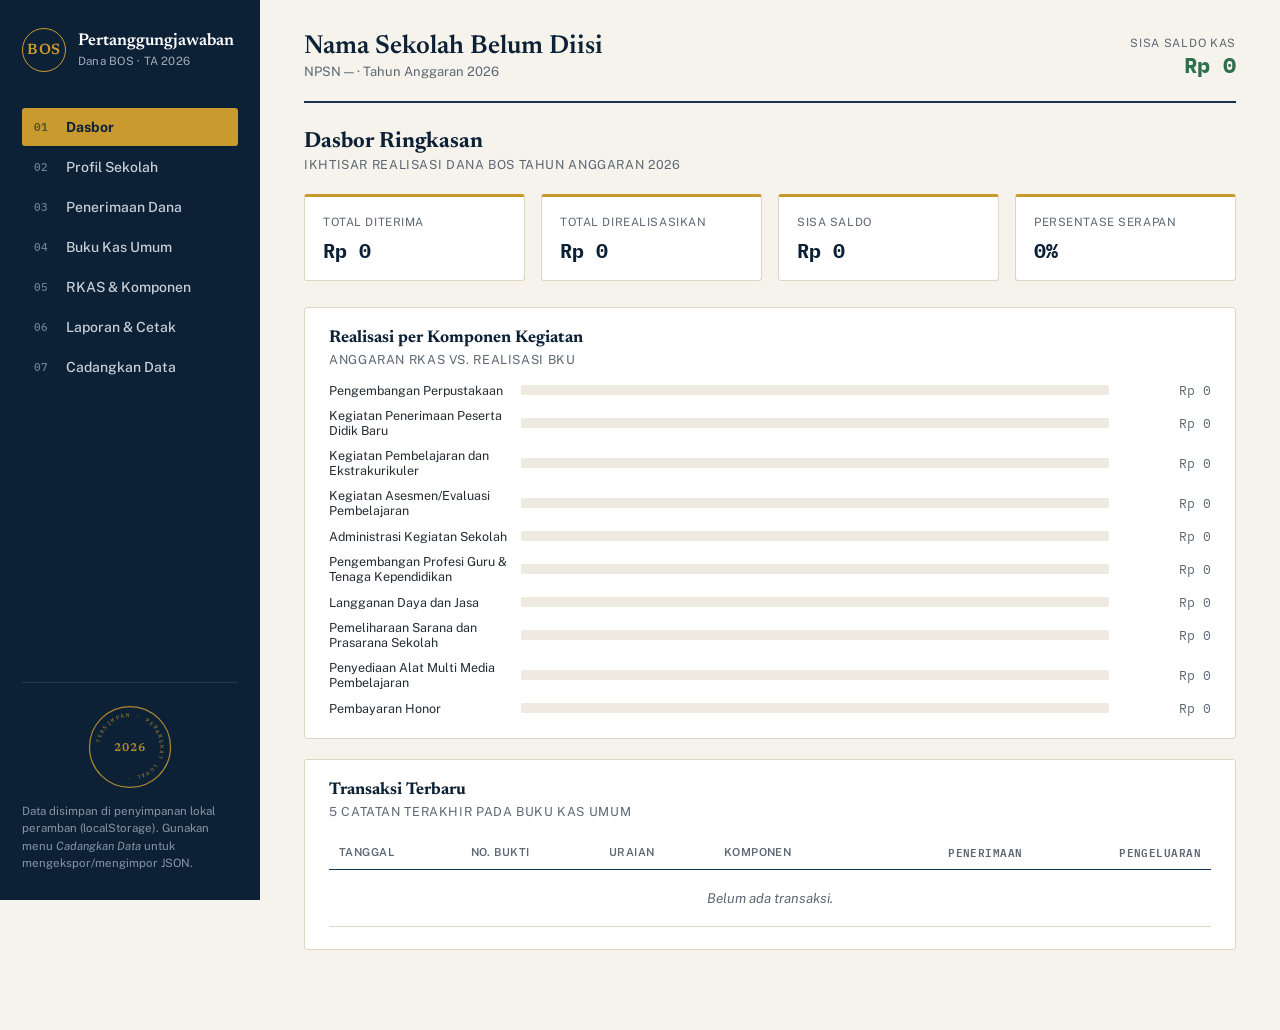
<file: bos-app-2026/index.html>
<!DOCTYPE html>
<html lang="id">
<head>
<meta charset="UTF-8">
<meta name="viewport" content="width=device-width, initial-scale=1.0">
<title>Aplikasi Pertanggungjawaban BOS 2026</title>
<link rel="preconnect" href="https://fonts.googleapis.com">
<link href="https://fonts.googleapis.com/css2?family=Newsreader:opsz,wght@6..72,400;6..72,500;6..72,600;6..72,700&family=Public+Sans:wght@400;500;600;700;800&family=IBM+Plex+Mono:wght@400;500;600&display=swap" rel="stylesheet">
<link rel="stylesheet" href="css/style.css">
</head>
<body>

<div class="app">

  <!-- SIDEBAR -->
  <aside class="sidebar">
    <div class="brand">
      <div class="brand-mark">BOS</div>
      <div class="brand-text">
        <strong>Pertanggungjawaban</strong>
        <span>Dana BOS &middot; TA 2026</span>
      </div>
    </div>

    <nav class="nav" id="nav">
      <button class="nav-item active" data-page="dashboard"><span class="nav-num">01</span>Dasbor</button>
      <button class="nav-item" data-page="profil"><span class="nav-num">02</span>Profil Sekolah</button>
      <button class="nav-item" data-page="penerimaan"><span class="nav-num">03</span>Penerimaan Dana</button>
      <button class="nav-item" data-page="bku"><span class="nav-num">04</span>Buku Kas Umum</button>
      <button class="nav-item" data-page="rkas"><span class="nav-num">05</span>RKAS &amp; Komponen</button>
      <button class="nav-item" data-page="laporan"><span class="nav-num">06</span>Laporan &amp; Cetak</button>
      <button class="nav-item" data-page="backup"><span class="nav-num">07</span>Cadangkan Data</button>
    </nav>

    <div class="sidebar-foot">
      <div class="stamp" title="Status data tersimpan lokal">
        <svg viewBox="0 0 100 100"><circle cx="50" cy="50" r="46"/><path id="stampCirclePath" d="M 50,50 m -34,0 a 34,34 0 1,1 68,0 a 34,34 0 1,1 -68,0" fill="none"/><text><textPath href="#stampCirclePath" startOffset="2%">TERSIMPAN &middot; PERANGKAT LOKAL &middot;</textPath></text><text x="50" y="55" text-anchor="middle" class="stamp-year">2026</text></svg>
      </div>
      <p>Data disimpan di penyimpanan lokal peramban (localStorage). Gunakan menu <em>Cadangkan Data</em> untuk mengekspor/mengimpor JSON.</p>
    </div>
  </aside>

  <!-- MAIN -->
  <main class="main">

    <header class="topbar">
      <div>
        <h1 id="topbarSchool">Nama Sekolah Belum Diisi</h1>
        <p id="topbarSub">NPSN — &middot; Tahun Anggaran 2026</p>
      </div>
      <div class="topbar-balance">
        <span>Sisa Saldo Kas</span>
        <strong id="topbarSaldo">Rp 0</strong>
      </div>
    </header>

    <div class="pages">

      <!-- DASHBOARD -->
      <section class="page active" id="page-dashboard">
        <div class="page-head">
          <h2>Dasbor Ringkasan</h2>
          <p class="eyebrow">Ikhtisar realisasi dana BOS tahun anggaran 2026</p>
        </div>

        <div class="cards">
          <div class="card">
            <span class="card-label">Total Diterima</span>
            <strong id="cardTerima">Rp 0</strong>
          </div>
          <div class="card">
            <span class="card-label">Total Direalisasikan</span>
            <strong id="cardRealisasi">Rp 0</strong>
          </div>
          <div class="card">
            <span class="card-label">Sisa Saldo</span>
            <strong id="cardSaldo">Rp 0</strong>
          </div>
          <div class="card">
            <span class="card-label">Persentase Serapan</span>
            <strong id="cardPersen">0%</strong>
          </div>
        </div>

        <div class="panel">
          <div class="panel-head">
            <h3>Realisasi per Komponen Kegiatan</h3>
            <span class="eyebrow">Anggaran RKAS vs. realisasi BKU</span>
          </div>
          <div id="chartKomponen" class="chart-komponen"></div>
        </div>

        <div class="panel">
          <div class="panel-head">
            <h3>Transaksi Terbaru</h3>
            <span class="eyebrow">5 catatan terakhir pada Buku Kas Umum</span>
          </div>
          <table class="table" id="tableRecent">
            <thead><tr><th>Tanggal</th><th>No. Bukti</th><th>Uraian</th><th>Komponen</th><th class="num">Penerimaan</th><th class="num">Pengeluaran</th></tr></thead>
            <tbody></tbody>
          </table>
        </div>
      </section>

      <!-- PROFIL -->
      <section class="page" id="page-profil">
        <div class="page-head">
          <h2>Profil Sekolah</h2>
          <p class="eyebrow">Identitas satuan pendidikan penerima BOS</p>
        </div>
        <div class="panel form-panel">
          <div class="form-grid">
            <label>Nama Sekolah<input type="text" id="fNamaSekolah" placeholder="SD Negeri 1 Contoh"></label>
            <label>NPSN<input type="text" id="fNpsn" placeholder="12345678"></label>
            <label>Alamat<input type="text" id="fAlamat" placeholder="Jl. Pendidikan No. 1"></label>
            <label>Kecamatan / Kabupaten<input type="text" id="fWilayah" placeholder="Kec. — / Kab. —"></label>
            <label>Kepala Sekolah<input type="text" id="fKepsek" placeholder="Nama Kepala Sekolah"></label>
            <label>NIP Kepala Sekolah<input type="text" id="fKepsekNip" placeholder="—"></label>
            <label>Bendahara BOS<input type="text" id="fBendahara" placeholder="Nama Bendahara"></label>
            <label>NIP Bendahara<input type="text" id="fBendaharaNip" placeholder="—"></label>
            <label>Tahun Anggaran<input type="number" id="fTahun" value="2026"></label>
          </div>
          <div class="form-actions"><button class="btn btn-primary" id="btnSimpanProfil">Simpan Profil</button></div>
        </div>
      </section>

      <!-- PENERIMAAN -->
      <section class="page" id="page-penerimaan">
        <div class="page-head">
          <h2>Penerimaan Dana BOS</h2>
          <p class="eyebrow">Catatan penyaluran dana per tahap</p>
        </div>

        <div class="panel form-panel">
          <div class="form-grid">
            <label>Tanggal<input type="date" id="pTanggal"></label>
            <label>Tahap Penyaluran
              <select id="pTahap">
                <option>Tahap 1</option><option>Tahap 2</option><option>Tahap 3</option><option>Lainnya</option>
              </select>
            </label>
            <label>Nomor SP2D / Referensi<input type="text" id="pRef" placeholder="—"></label>
            <label>Jumlah (Rp)<input type="number" id="pJumlah" placeholder="0"></label>
            <label class="span2">Keterangan<input type="text" id="pKet" placeholder="Opsional"></label>
          </div>
          <div class="form-actions"><button class="btn btn-primary" id="btnTambahPenerimaan">Tambah Penerimaan</button></div>
        </div>

        <div class="panel">
          <table class="table" id="tablePenerimaan">
            <thead><tr><th>Tanggal</th><th>Tahap</th><th>No. Referensi</th><th>Keterangan</th><th class="num">Jumlah</th><th></th></tr></thead>
            <tbody></tbody>
            <tfoot><tr><td colspan="4">Total Penerimaan</td><td class="num" id="totalPenerimaan">Rp 0</td><td></td></tr></tfoot>
          </table>
        </div>
      </section>

      <!-- BKU -->
      <section class="page" id="page-bku">
        <div class="page-head">
          <h2>Buku Kas Umum (BKU)</h2>
          <p class="eyebrow">Seluruh transaksi penerimaan dan pengeluaran kas</p>
        </div>

        <div class="panel form-panel">
          <div class="form-grid">
            <label>Tanggal<input type="date" id="bTanggal"></label>
            <label>No. Bukti<input type="text" id="bNoBukti" placeholder="001/BOS/2026"></label>
            <label class="span2">Uraian<input type="text" id="bUraian" placeholder="Uraian transaksi"></label>
            <label>Jenis
              <select id="bJenis"><option value="pengeluaran">Pengeluaran</option><option value="penerimaan">Penerimaan Lain</option></select>
            </label>
            <label>Komponen Kegiatan<select id="bKomponen"></select></label>
            <label>Jumlah (Rp)<input type="number" id="bJumlah" placeholder="0"></label>
          </div>
          <div class="form-actions"><button class="btn btn-primary" id="btnTambahBku">Tambah ke BKU</button></div>
        </div>

        <div class="panel">
          <table class="table" id="tableBku">
            <thead><tr><th>Tanggal</th><th>No. Bukti</th><th>Uraian</th><th>Komponen</th><th class="num">Penerimaan</th><th class="num">Pengeluaran</th><th class="num">Saldo</th><th></th></tr></thead>
            <tbody></tbody>
          </table>
        </div>
      </section>

      <!-- RKAS -->
      <section class="page" id="page-rkas">
        <div class="page-head">
          <h2>RKAS &amp; Komponen Kegiatan</h2>
          <p class="eyebrow">Rencana anggaran per komponen sesuai Juknis BOS</p>
        </div>

        <div class="panel form-panel">
          <div class="form-grid">
            <label class="span2">Nama Komponen<input type="text" id="rNama" placeholder="Cth: Pengembangan Perpustakaan"></label>
            <label>Anggaran (Rp)<input type="number" id="rAnggaran" placeholder="0"></label>
          </div>
          <div class="form-actions"><button class="btn btn-primary" id="btnTambahKomponen">Tambah Komponen</button></div>
        </div>

        <div class="panel">
          <table class="table" id="tableRkas">
            <thead><tr><th>Komponen</th><th class="num">Anggaran RKAS</th><th class="num">Realisasi</th><th class="num">Sisa</th><th></th></tr></thead>
            <tbody></tbody>
            <tfoot><tr><td>Total</td><td class="num" id="totalAnggaran">Rp 0</td><td class="num" id="totalRealisasiRkas">Rp 0</td><td class="num" id="totalSisaRkas">Rp 0</td><td></td></tr></tfoot>
          </table>
        </div>
      </section>

      <!-- LAPORAN -->
      <section class="page" id="page-laporan">
        <div class="page-head no-print">
          <h2>Laporan &amp; Cetak</h2>
          <p class="eyebrow">Rekapitulasi per triwulan untuk dicetak / diarsipkan</p>
        </div>

        <div class="panel no-print">
          <div class="form-grid" style="grid-template-columns: repeat(2,1fr);">
            <label>Pilih Triwulan
              <select id="lwTriwulan">
                <option value="1">Triwulan I (Jan–Mar)</option>
                <option value="2">Triwulan II (Apr–Jun)</option>
                <option value="3">Triwulan III (Jul–Sep)</option>
                <option value="4">Triwulan IV (Okt–Des)</option>
                <option value="all">Seluruh Tahun</option>
              </select>
            </label>
            <div class="form-actions" style="align-self:end;">
              <button class="btn btn-secondary" id="btnCsv">Unduh CSV</button>
              <button class="btn btn-primary" id="btnCetak">Cetak Laporan</button>
            </div>
          </div>
        </div>

        <div class="report" id="reportArea">
          <div class="report-head">
            <div class="stamp stamp-report">
              <svg viewBox="0 0 100 100"><circle cx="50" cy="50" r="46"/><path id="stampCirclePath2" d="M 50,50 m -34,0 a 34,34 0 1,1 68,0 a 34,34 0 1,1 -68,0" fill="none"/><text><textPath href="#stampCirclePath2" startOffset="2%">LAPORAN PERTANGGUNGJAWABAN &middot;</textPath></text><text x="50" y="55" text-anchor="middle" class="stamp-year">BOS</text></svg>
            </div>
            <h2>LAPORAN PERTANGGUNGJAWABAN DANA BOS</h2>
            <p id="reportSchoolLine">Nama Sekolah — NPSN —</p>
            <p id="reportPeriodLine">Periode: Tahun Anggaran 2026</p>
          </div>

          <div class="report-summary">
            <div><span>Total Penerimaan</span><strong id="repTerima">Rp 0</strong></div>
            <div><span>Total Pengeluaran</span><strong id="repKeluar">Rp 0</strong></div>
            <div><span>Sisa Saldo Akhir</span><strong id="repSaldo">Rp 0</strong></div>
          </div>

          <h3>Rekap Realisasi per Komponen</h3>
          <table class="table" id="reportRkasTable">
            <thead><tr><th>Komponen</th><th class="num">Anggaran</th><th class="num">Realisasi</th><th class="num">Sisa</th></tr></thead>
            <tbody></tbody>
          </table>

          <h3>Rincian Buku Kas Umum</h3>
          <table class="table" id="reportBkuTable">
            <thead><tr><th>Tanggal</th><th>No. Bukti</th><th>Uraian</th><th>Komponen</th><th class="num">Penerimaan</th><th class="num">Pengeluaran</th><th class="num">Saldo</th></tr></thead>
            <tbody></tbody>
          </table>

          <div class="report-sign">
            <div>
              <p>Mengetahui,<br>Kepala Sekolah</p>
              <div class="sign-space"></div>
              <strong id="signKepsek">(______________________)</strong>
              <span id="signKepsekNip"></span>
            </div>
            <div>
              <p>Dibuat oleh,<br>Bendahara BOS</p>
              <div class="sign-space"></div>
              <strong id="signBendahara">(______________________)</strong>
              <span id="signBendaharaNip"></span>
            </div>
          </div>
        </div>
      </section>

      <!-- BACKUP -->
      <section class="page" id="page-backup">
        <div class="page-head">
          <h2>Cadangkan &amp; Pulihkan Data</h2>
          <p class="eyebrow">Ekspor seluruh data ke berkas JSON, atau pulihkan dari cadangan</p>
        </div>
        <div class="panel form-panel">
          <p class="hint">Karena data hanya tersimpan di peramban perangkat ini, unduh cadangan secara berkala — terutama sebelum mengganti perangkat atau membersihkan data peramban.</p>
          <div class="form-actions">
            <button class="btn btn-primary" id="btnExportJson">Unduh Cadangan (.json)</button>
            <label class="btn btn-secondary file-btn">Pulihkan dari Berkas
              <input type="file" id="fileImportJson" accept="application/json" hidden>
            </label>
            <button class="btn btn-danger" id="btnResetData">Hapus Semua Data</button>
          </div>
        </div>
      </section>

    </div>
  </main>
</div>

<div class="toast" id="toast"></div>

<script src="js/app.js"></script>
</body>
</html>
</file>
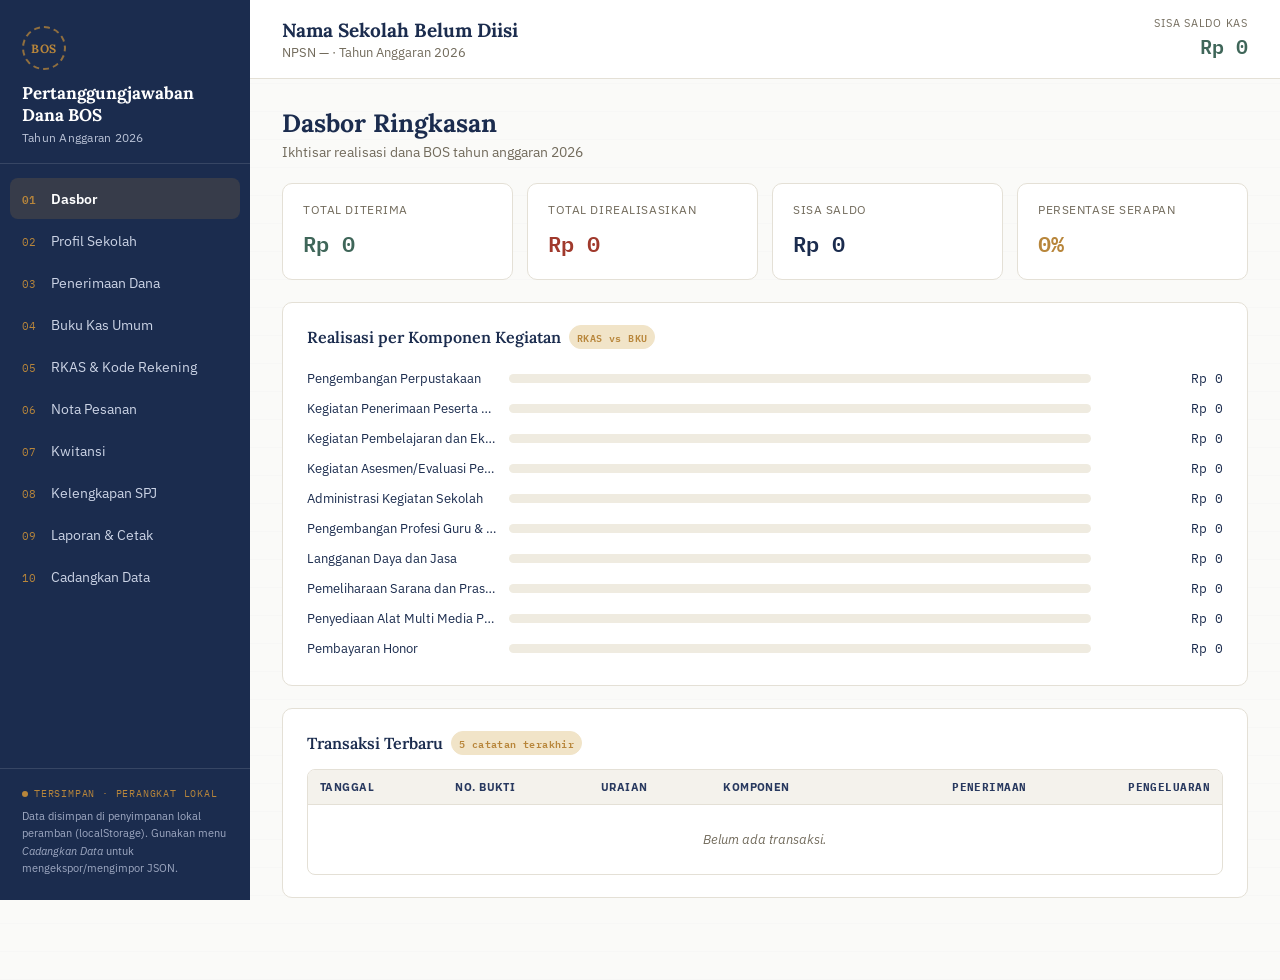
<file: aplikasi-bos-2026.html>
<!DOCTYPE html>
<html lang="id">
<head>
<meta charset="UTF-8">
<meta name="viewport" content="width=device-width, initial-scale=1.0">
<title>Aplikasi Pertanggungjawaban BOS 2026</title>
<link rel="preconnect" href="https://fonts.googleapis.com">
<link href="https://fonts.googleapis.com/css2?family=Lora:ital,wght@0,500;0,600;0,700;1,500&family=IBM+Plex+Sans:wght@400;500;600;700&family=IBM+Plex+Mono:wght@400;500;600&display=swap" rel="stylesheet">
<style>
/* =========================================================
   TOKEN DESAIN
   Ink   : #1B2C4E (navy arsip)
   Paper : #FAFAF8
   Accent: #B8863B (emas stempel)
   Green : #3F6659 (teal — penerimaan/positif)
   Red   : #A0392C (defisit/hapus)
   Line  : #E4E0D6
========================================================= */
:root{
  --ink:#1B2C4E;
  --ink-2:#28395F;
  --paper:#FAFAF8;
  --panel:#FFFFFF;
  --accent:#B8863B;
  --accent-soft:#F1E4C8;
  --green:#3F6659;
  --green-soft:#E4ECE7;
  --red:#A0392C;
  --red-soft:#F3E4E0;
  --line:#E4E0D6;
  --muted:#726B5C;
  --serif:'Lora',serif;
  --sans:'IBM Plex Sans',sans-serif;
  --mono:'IBM Plex Mono',monospace;
  --radius:10px;
}
*{box-sizing:border-box;}
html{scroll-behavior:smooth;}
body{
  margin:0;
  font-family:var(--sans);
  background:var(--paper);
  color:var(--ink);
  background-image:
    repeating-linear-gradient(180deg, transparent, transparent 27px, rgba(27,44,74,0.028) 28px);
}
::selection{background:var(--accent-soft);}
a{color:inherit;}
button{font-family:inherit;cursor:pointer;}
:focus-visible{outline:2.5px solid var(--accent);outline-offset:2px;}

/* ---------- LAYOUT ---------- */
.app-shell{display:flex;min-height:100vh;}

/* SIDEBAR */
.sidebar{
  width:250px;flex-shrink:0;background:var(--ink);color:#EFE9DA;
  display:flex;flex-direction:column;position:sticky;top:0;height:100vh;overflow-y:auto;
}
.brand{padding:26px 22px 18px;border-bottom:1px solid rgba(255,255,255,0.12);}
.brand-seal{
  width:44px;height:44px;border-radius:50%;
  border:2px dashed rgba(184,134,58,0.75);
  display:flex;align-items:center;justify-content:center;
  font-family:var(--serif);font-weight:700;font-size:12px;letter-spacing:0.06em;
  color:var(--accent);margin-bottom:12px;
}
.brand-title{font-family:var(--serif);font-weight:700;font-size:17px;line-height:1.3;color:#fff;}
.brand-sub{font-size:12px;color:#B9C2D6;margin-top:4px;letter-spacing:0.02em;}

nav.nav{padding:14px 10px;flex:1;}
.nav-item{
  width:100%;text-align:left;background:none;border:none;color:#CBD3E5;
  padding:11px 12px;border-radius:8px;display:flex;gap:11px;align-items:baseline;
  font-size:13.5px;margin-bottom:2px;transition:background .15s,color .15s;
}
.nav-item .num{font-family:var(--mono);font-size:11px;color:var(--accent);width:18px;flex-shrink:0;}
.nav-item:hover{background:rgba(255,255,255,0.06);color:#fff;}
.nav-item.active{background:rgba(184,134,58,0.18);color:#fff;font-weight:600;}
.nav-item.active .num{color:var(--accent);}

.sidebar-foot{padding:16px 22px 22px;border-top:1px solid rgba(255,255,255,0.12);font-size:11px;color:#9FA9C2;line-height:1.6;}
.badge-local{
  display:inline-flex;align-items:center;gap:6px;font-family:var(--mono);
  font-size:10px;letter-spacing:0.08em;color:var(--accent);text-transform:uppercase;margin-bottom:6px;
}
.badge-local::before{content:"";width:6px;height:6px;border-radius:50%;background:var(--accent);}

/* MAIN */
.main{flex:1;min-width:0;display:flex;flex-direction:column;}
.topbar{
  background:var(--panel);border-bottom:1px solid var(--line);
  padding:16px 32px;display:flex;justify-content:space-between;align-items:center;gap:20px;
  position:sticky;top:0;z-index:5;
}
#topbarSchool{font-family:var(--serif);font-size:19px;font-weight:700;margin:0;}
#topbarSub{font-size:12.5px;color:var(--muted);margin-top:2px;}
.topbar-saldo{text-align:right;}
.topbar-saldo .lbl{font-size:11px;text-transform:uppercase;letter-spacing:0.07em;color:var(--muted);}
#topbarSaldo{font-family:var(--mono);font-size:20px;font-weight:600;color:var(--green);}

.content{padding:28px 32px 60px;max-width:1180px;}
.page{display:none;}
.page.active{display:block;animation:fadein .25s ease;}
@keyframes fadein{from{opacity:0;transform:translateY(4px);}to{opacity:1;transform:none;}}

.page-head{margin-bottom:22px;}
.page-head h2{font-family:var(--serif);font-size:25px;margin:0 0 4px;}
.page-head p{margin:0;color:var(--muted);font-size:13.5px;}

.panel{
  background:var(--panel);border:1px solid var(--line);border-radius:var(--radius);
  padding:22px 24px;margin-bottom:22px;
}
.panel-title{font-family:var(--serif);font-weight:600;font-size:16px;margin:0 0 14px;display:flex;align-items:center;gap:8px;}
.panel-title .tag{
  font-family:var(--mono);font-size:10px;color:var(--accent);border:1px solid var(--accent-soft);
  background:var(--accent-soft);padding:2px 7px;border-radius:20px;letter-spacing:.04em;
}

.hint{color:var(--muted);font-size:12.5px;background:var(--accent-soft);border:1px solid #E3D2A6;
  padding:10px 14px;border-radius:8px;margin:0 0 16px;}

/* form grid */
.form-grid{display:grid;grid-template-columns:repeat(auto-fit,minmax(190px,1fr));gap:14px 16px;margin-bottom:16px;}
.field{display:flex;flex-direction:column;gap:5px;}
.field label{font-size:12px;font-weight:600;color:var(--ink-2);}
.field input,.field select,.field textarea{
  border:1px solid var(--line);border-radius:7px;padding:9px 11px;font-size:13.5px;
  font-family:inherit;background:#fff;color:var(--ink);
}
.field input:focus,.field select:focus,.field textarea:focus{border-color:var(--accent);}
.field.wide{grid-column:1/-1;}

.btn{
  border:none;border-radius:7px;padding:10px 18px;font-size:13.5px;font-weight:600;
  background:var(--ink);color:#fff;display:inline-flex;align-items:center;gap:7px;
}
.btn:hover{background:var(--ink-2);}
.btn.gold{background:var(--accent);color:#3A2A0E;}
.btn.gold:hover{background:#A6782F;}
.btn.ghost{background:transparent;color:var(--ink);border:1.4px solid var(--line);}
.btn.ghost:hover{border-color:var(--ink);}
.btn.danger{background:var(--red-soft);color:var(--red);}
.btn.danger:hover{background:#EAD0C9;}
.btn-row{display:flex;gap:10px;flex-wrap:wrap;margin-top:6px;}

/* table */
.table-wrap{overflow-x:auto;border:1px solid var(--line);border-radius:8px;}
table{width:100%;border-collapse:collapse;font-size:13px;min-width:640px;}
thead th{
  background:#F4F2EC;color:var(--ink-2);text-align:left;font-size:11px;text-transform:uppercase;
  letter-spacing:.04em;padding:10px 12px;border-bottom:1px solid var(--line);white-space:nowrap;
}
tbody td{padding:10px 12px;border-bottom:1px solid var(--line);vertical-align:top;}
tbody tr:last-child td{border-bottom:none;}
tbody tr:hover{background:#FBFAF6;}
td.num,th.num{text-align:right;font-family:var(--mono);}
tfoot td{padding:10px 12px;font-weight:700;background:#F8F6F0;font-family:var(--mono);}
.empty-row td{color:var(--muted);text-align:center;font-style:italic;padding:26px 12px;}
.row-del{background:none;border:none;color:var(--red);font-size:12px;font-weight:600;padding:2px 4px;}
.row-del.view-link{color:var(--green);}

/* dashboard cards */
.kpi-grid{display:grid;grid-template-columns:repeat(auto-fit,minmax(190px,1fr));gap:14px;margin-bottom:22px;}
.kpi{background:var(--panel);border:1px solid var(--line);border-radius:var(--radius);padding:18px 20px;}
.kpi .lbl{font-size:11.5px;color:var(--muted);text-transform:uppercase;letter-spacing:.05em;margin-bottom:8px;}
.kpi .val{font-family:var(--mono);font-size:22px;font-weight:600;}
.kpi.terima .val{color:var(--green);}
.kpi.keluar .val{color:var(--red);}
.kpi.saldo .val{color:var(--ink);}
.kpi.persen .val{color:var(--accent);}

.chart-row{display:grid;grid-template-columns:190px 1fr 120px;gap:12px;align-items:center;padding:7px 0;font-size:12.5px;}
.chart-row span:first-child{overflow:hidden;text-overflow:ellipsis;white-space:nowrap;}
.chart-track{background:#EFEBE0;border-radius:20px;height:9px;overflow:hidden;}
.chart-fill{display:block;height:100%;background:var(--green);border-radius:20px;}
.chart-fill.over{background:var(--red);}
.chart-val{font-family:var(--mono);text-align:right;}

/* print documents */
.doc{
  background:var(--panel);border:1px solid var(--line);border-radius:var(--radius);
  padding:34px 38px;max-width:760px;position:relative;
}
.doc-head{text-align:center;margin-bottom:22px;border-bottom:2px solid var(--ink);padding-bottom:14px;}
.doc-head .school{font-size:12.5px;color:var(--muted);margin-bottom:4px;}
.doc-head h3{font-family:var(--serif);font-size:19px;letter-spacing:.03em;margin:0;text-transform:uppercase;}
.doc-meta{display:grid;grid-template-columns:1fr 1fr;gap:6px 24px;font-size:13px;margin-bottom:18px;}
.doc-meta div span.k{color:var(--muted);display:inline-block;min-width:150px;}
.doc-total{display:flex;justify-content:flex-end;gap:26px;padding:12px 0;font-family:var(--mono);font-weight:700;font-size:14px;}
.doc-terbilang{font-size:12.5px;font-style:italic;color:var(--muted);margin-top:-6px;margin-bottom:16px;}
.doc-sign{display:flex;justify-content:space-between;margin-top:44px;font-size:13px;text-align:center;}
.doc-sign .col{width:230px;}
.doc-sign .role{margin-bottom:62px;}
.doc-sign .name{font-weight:700;border-top:1px solid var(--ink);padding-top:4px;}
.seal{
  position:absolute;top:30px;right:38px;width:78px;height:78px;border-radius:50%;
  border:2.5px dashed var(--accent);display:flex;align-items:center;justify-content:center;
  text-align:center;font-family:var(--serif);font-weight:700;font-size:9.5px;color:var(--accent);
  transform:rotate(-9deg);letter-spacing:.05em;line-height:1.3;opacity:.85;
}

/* SPJ checklist page */
.spj-item{border:1px solid var(--line);border-radius:9px;margin-bottom:12px;overflow:hidden;background:var(--panel);}
.spj-item summary{
  list-style:none;cursor:pointer;padding:14px 18px;display:flex;align-items:center;gap:12px;
  font-weight:600;font-size:14px;background:#FBFAF6;
}
.spj-item summary::-webkit-details-marker{display:none;}
.spj-item summary .no{
  font-family:var(--mono);font-size:11px;color:#fff;background:var(--ink);
  width:24px;height:24px;border-radius:50%;display:flex;align-items:center;justify-content:center;flex-shrink:0;
}
.spj-item summary::after{content:"＋";margin-left:auto;color:var(--accent);font-size:16px;}
.spj-item[open] summary::after{content:"－";}
.spj-body{padding:6px 20px 16px 54px;}
.spj-body ol{margin:0;padding-left:18px;font-size:13px;line-height:1.85;color:var(--ink-2);}

/* toast */
#toast{
  position:fixed;bottom:26px;left:50%;transform:translate(-50%,20px);background:var(--ink);color:#fff;
  padding:11px 20px;border-radius:8px;font-size:13px;opacity:0;pointer-events:none;transition:all .25s;z-index:50;
  box-shadow:0 8px 24px rgba(0,0,0,.2);
}
#toast.show{opacity:1;transform:translate(-50%,0);}

/* mobile nav toggle */
.mobile-topbar{display:none;}
@media (max-width:880px){
  .sidebar{position:fixed;left:-260px;z-index:40;transition:left .2s;box-shadow:0 0 0 100vmax rgba(0,0,0,0);}
  .sidebar.open{left:0;box-shadow:0 0 0 100vmax rgba(0,0,0,.35);}
  .mobile-topbar{
    display:flex;align-items:center;gap:12px;padding:14px 18px;background:var(--ink);color:#fff;
  }
  .mobile-topbar button{background:none;border:1px solid rgba(255,255,255,.3);color:#fff;border-radius:6px;padding:6px 10px;}
  .content{padding:20px 16px 50px;}
  .topbar{padding:14px 18px;flex-wrap:wrap;}
}

/* PRINT */
@media print{
  .sidebar,.topbar,.mobile-topbar,.page-head,.no-print,#toast{display:none !important;}
  .content{padding:0;max-width:none;}
  body{background:#fff;}
  .page{display:none !important;}
  .print-target{display:block !important;}
  .doc{border:none;padding:0;max-width:none;}
}
</style>
</head>
<body>

<div class="mobile-topbar">
  <button id="btnBurger">☰ Menu</button>
  <strong style="font-family:var(--serif);">BOS 2026</strong>
</div>

<div class="app-shell">
  <aside class="sidebar" id="sidebar">
    <div class="brand">
      <div class="brand-seal">BOS</div>
      <div class="brand-title">Pertanggungjawaban Dana BOS</div>
      <div class="brand-sub">Tahun Anggaran 2026</div>
    </div>
    <nav class="nav" id="nav">
      <button class="nav-item active" data-page="dashboard"><span class="num">01</span>Dasbor</button>
      <button class="nav-item" data-page="profil"><span class="num">02</span>Profil Sekolah</button>
      <button class="nav-item" data-page="penerimaan"><span class="num">03</span>Penerimaan Dana</button>
      <button class="nav-item" data-page="bku"><span class="num">04</span>Buku Kas Umum</button>
      <button class="nav-item" data-page="rkas"><span class="num">05</span>RKAS &amp; Kode Rekening</button>
      <button class="nav-item" data-page="nota"><span class="num">06</span>Nota Pesanan</button>
      <button class="nav-item" data-page="kwitansi"><span class="num">07</span>Kwitansi</button>
      <button class="nav-item" data-page="spj"><span class="num">08</span>Kelengkapan SPJ</button>
      <button class="nav-item" data-page="laporan"><span class="num">09</span>Laporan &amp; Cetak</button>
      <button class="nav-item" data-page="cadangan"><span class="num">10</span>Cadangkan Data</button>
    </nav>
    <div class="sidebar-foot">
      <div class="badge-local">Tersimpan · Perangkat Lokal</div>
      Data disimpan di penyimpanan lokal peramban (localStorage). Gunakan menu <em>Cadangkan Data</em> untuk mengekspor/mengimpor JSON.
    </div>
  </aside>

  <div class="main">
    <div class="topbar">
      <div>
        <h1 id="topbarSchool">Nama Sekolah Belum Diisi</h1>
        <div id="topbarSub">NPSN — · Tahun Anggaran 2026</div>
      </div>
      <div class="topbar-saldo">
        <div class="lbl">Sisa Saldo Kas</div>
        <div id="topbarSaldo">Rp 0</div>
      </div>
    </div>

    <div class="content">

      <!-- ============ DASBOR ============ -->
      <section class="page active" id="page-dashboard">
        <div class="page-head"><h2>Dasbor Ringkasan</h2><p>Ikhtisar realisasi dana BOS tahun anggaran 2026</p></div>
        <div class="kpi-grid">
          <div class="kpi terima"><div class="lbl">Total Diterima</div><div class="val" id="cardTerima">Rp 0</div></div>
          <div class="kpi keluar"><div class="lbl">Total Direalisasikan</div><div class="val" id="cardRealisasi">Rp 0</div></div>
          <div class="kpi saldo"><div class="lbl">Sisa Saldo</div><div class="val" id="cardSaldo">Rp 0</div></div>
          <div class="kpi persen"><div class="lbl">Persentase Serapan</div><div class="val" id="cardPersen">0%</div></div>
        </div>
        <div class="panel">
          <div class="panel-title">Realisasi per Komponen Kegiatan <span class="tag">RKAS vs BKU</span></div>
          <div id="chartKomponen"></div>
        </div>
        <div class="panel">
          <div class="panel-title">Transaksi Terbaru <span class="tag">5 catatan terakhir</span></div>
          <div class="table-wrap">
            <table id="tableRecent">
              <thead><tr><th>Tanggal</th><th>No. Bukti</th><th>Uraian</th><th>Komponen</th><th class="num">Penerimaan</th><th class="num">Pengeluaran</th></tr></thead>
              <tbody></tbody>
            </table>
          </div>
        </div>
      </section>

      <!-- ============ PROFIL ============ -->
      <section class="page" id="page-profil">
        <div class="page-head"><h2>Profil Sekolah</h2><p>Identitas satuan pendidikan penerima BOS</p></div>
        <div class="panel">
          <div class="form-grid">
            <div class="field"><label>Nama Sekolah</label><input id="fNamaSekolah"></div>
            <div class="field"><label>NPSN</label><input id="fNpsn"></div>
            <div class="field wide"><label>Alamat</label><input id="fAlamat"></div>
            <div class="field"><label>Kecamatan / Kabupaten</label><input id="fWilayah"></div>
            <div class="field"><label>Tahun Anggaran</label><input id="fTahun" type="number"></div>
            <div class="field"><label>Kepala Sekolah</label><input id="fKepsek"></div>
            <div class="field"><label>NIP Kepala Sekolah</label><input id="fKepsekNip"></div>
            <div class="field"><label>Bendahara BOS</label><input id="fBendahara"></div>
            <div class="field"><label>NIP Bendahara</label><input id="fBendaharaNip"></div>
          </div>
          <div class="btn-row"><button class="btn gold" id="btnSimpanProfil">Simpan Profil</button></div>
        </div>
      </section>

      <!-- ============ PENERIMAAN ============ -->
      <section class="page" id="page-penerimaan">
        <div class="page-head"><h2>Penerimaan Dana BOS</h2><p>Catatan penyaluran dana per tahap</p></div>
        <div class="panel">
          <div class="form-grid">
            <div class="field"><label>Tanggal</label><input id="pTanggal" type="date"></div>
            <div class="field"><label>Tahap Penyaluran</label>
              <select id="pTahap"><option>Tahap 1</option><option>Tahap 2</option><option>Tahap 3</option><option>Lainnya</option></select>
            </div>
            <div class="field"><label>Nomor SP2D / Referensi</label><input id="pRef"></div>
            <div class="field"><label>Jumlah (Rp)</label><input id="pJumlah" type="number" min="0"></div>
            <div class="field wide"><label>Keterangan</label><input id="pKet"></div>
          </div>
          <div class="btn-row"><button class="btn gold" id="btnTambahPenerimaan">+ Tambah Penerimaan</button></div>
        </div>
        <div class="table-wrap">
          <table id="tablePenerimaan">
            <thead><tr><th>Tanggal</th><th>Tahap</th><th>No. Referensi</th><th>Keterangan</th><th class="num">Jumlah</th><th></th></tr></thead>
            <tbody></tbody>
            <tfoot><tr><td colspan="4">Total Penerimaan</td><td class="num" id="totalPenerimaan">Rp 0</td><td></td></tr></tfoot>
          </table>
        </div>
      </section>

      <!-- ============ BKU ============ -->
      <section class="page" id="page-bku">
        <div class="page-head"><h2>Buku Kas Umum (BKU)</h2><p>Seluruh transaksi penerimaan dan pengeluaran kas</p></div>
        <div class="panel">
          <div class="form-grid">
            <div class="field"><label>Tanggal</label><input id="bTanggal" type="date"></div>
            <div class="field"><label>No. Bukti</label><input id="bNoBukti"></div>
            <div class="field wide"><label>Uraian</label><input id="bUraian"></div>
            <div class="field"><label>Jenis</label>
              <select id="bJenis"><option value="pengeluaran">Pengeluaran</option><option value="penerimaan">Penerimaan Lain</option></select>
            </div>
            <div class="field"><label>Komponen Kegiatan</label><select id="bKomponen"></select></div>
            <div class="field"><label>Jumlah (Rp)</label><input id="bJumlah" type="number" min="0"></div>
            <div class="field"><label>Penerima / Dibayarkan Kepada</label><input id="bPenerima"></div>
          </div>
          <div class="btn-row"><button class="btn gold" id="btnTambahBku">+ Tambah ke BKU</button></div>
        </div>
        <div class="table-wrap">
          <table id="tableBku">
            <thead><tr><th>Tanggal</th><th>No. Bukti</th><th>Uraian</th><th>Penerima</th><th>Komponen</th><th class="num">Penerimaan</th><th class="num">Pengeluaran</th><th class="num">Saldo</th><th></th></tr></thead>
            <tbody></tbody>
          </table>
        </div>
      </section>

      <!-- ============ RKAS ============ -->
      <section class="page" id="page-rkas">
        <div class="page-head"><h2>RKAS &amp; Kode Rekening</h2><p>Rencana Kegiatan dan Anggaran Sekolah — mengikuti format Kode Rekening / Program Kegiatan SNP ARKAS</p></div>
        <p class="hint">Isi <strong>Kode Rekening</strong> dan <strong>Program Kegiatan SNP</strong> sesuai kertas kerja ARKAS sekolah Anda (kode berbeda tiap jenjang/tahun, mohon disesuaikan sendiri agar akurat). Jumlah anggaran dihitung otomatis dari Volume × Harga Satuan.</p>
        <div class="panel">
          <div class="form-grid">
            <div class="field"><label>Kode Rekening</label><input id="rKode"></div>
            <div class="field wide"><label>Program Kegiatan SNP</label><input id="rProgram"></div>
            <div class="field wide"><label>Uraian</label><input id="rUraian"></div>
            <div class="field"><label>Volume</label><input id="rVol" type="number" min="0"></div>
            <div class="field"><label>Satuan</label><input id="rSatuan"></div>
            <div class="field"><label>Harga Satuan (Rp)</label><input id="rHarga" type="number" min="0"></div>
          </div>
          <div class="btn-row"><button class="btn gold" id="btnTambahKomponen">+ Tambah Baris RKAS</button></div>
        </div>
        <div class="table-wrap">
          <table id="tableRkas">
            <thead><tr><th>Kode</th><th>Program</th><th>Uraian</th><th class="num">Vol.</th><th>Satuan</th><th class="num">Harga Satuan</th><th class="num">Jumlah</th><th class="num">Realisasi</th><th class="num">Sisa</th><th></th></tr></thead>
            <tbody></tbody>
            <tfoot><tr><td colspan="6">Total</td><td class="num" id="totalAnggaran">Rp 0</td><td class="num" id="totalRealisasiRkas">Rp 0</td><td class="num" id="totalSisaRkas">Rp 0</td><td></td></tr></tfoot>
          </table>
        </div>
      </section>

      <!-- ============ NOTA PESANAN ============ -->
      <section class="page" id="page-nota">
        <div class="page-head"><h2>Nota Pesanan Barang/Jasa</h2><p>Dibuat berdasarkan baris RKAS &amp; Kode Rekening yang dipilih</p></div>
        <div class="panel">
          <div class="form-grid">
            <div class="field wide"><label>Referensi RKAS (Kode Rekening)</label><select id="nRkasRef"></select></div>
            <div class="field"><label>No. Nota</label><input id="nNoNota"></div>
            <div class="field"><label>Tanggal</label><input id="nTanggal" type="date"></div>
            <div class="field"><label>Nama Penyedia / Toko</label><input id="nPenyedia"></div>
            <div class="field"><label>Alamat Penyedia</label><input id="nAlamat"></div>
          </div>
          <hr style="border:none;border-top:1px dashed var(--line);margin:16px 0;">
          <div class="form-grid">
            <div class="field wide"><label>Nama Barang / Jasa</label><input id="niNama"></div>
            <div class="field"><label>Volume</label><input id="niVol" type="number" min="0"></div>
            <div class="field"><label>Satuan</label><input id="niSatuan"></div>
            <div class="field"><label>Harga Satuan (Rp)</label><input id="niHarga" type="number" min="0"></div>
          </div>
          <div class="btn-row"><button class="btn ghost" id="btnTambahItemNota">+ Tambah Item ke Daftar</button></div>
          <div class="table-wrap" style="margin-top:14px;">
            <table id="tableNotaDraft">
              <thead><tr><th>Nama Barang/Jasa</th><th class="num">Vol.</th><th>Satuan</th><th class="num">Harga Satuan</th><th class="num">Jumlah</th><th></th></tr></thead>
              <tbody></tbody>
              <tfoot><tr><td colspan="4">Total Nota</td><td class="num" id="totalNotaDraft">Rp 0</td><td></td></tr></tfoot>
            </table>
          </div>
          <div class="btn-row"><button class="btn gold" id="btnSimpanNota">Simpan Nota Pesanan</button></div>
        </div>

        <div class="panel">
          <div class="panel-title">Daftar Nota Pesanan Tersimpan</div>
          <div class="table-wrap">
            <table id="tableNotaList">
              <thead><tr><th>No. Nota</th><th>Tanggal</th><th>Penyedia</th><th>Kode Rek. Referensi</th><th class="num">Total</th><th></th></tr></thead>
              <tbody></tbody>
            </table>
          </div>
        </div>

        <div class="btn-row no-print" style="margin-bottom:14px;"><button class="btn ghost" id="btnCetakNota">🖨 Cetak Nota Terpilih</button></div>

        <div class="doc" id="notaDoc" data-print="notaDoc">
          <div class="seal">SAH<br>ARKAS<br>2026</div>
          <div class="doc-head">
            <div class="school" id="notaSchoolLine">Nama Sekolah — NPSN —</div>
            <h3>Nota Pesanan Barang / Jasa</h3>
          </div>
          <div class="doc-meta">
            <div><span class="k">No. Nota</span><span id="notaNoView">—</span></div>
            <div><span class="k">Tanggal</span><span id="notaTglView">—</span></div>
            <div><span class="k">Penyedia / Toko</span><span id="notaPenyediaView">—</span></div>
            <div><span class="k">Referensi Kode Rekening</span><span id="notaKodeView">—</span></div>
          </div>
          <div class="table-wrap">
            <table id="notaItemsView">
              <thead><tr><th>No</th><th>Nama Barang/Jasa</th><th class="num">Vol.</th><th>Satuan</th><th class="num">Harga Satuan</th><th class="num">Jumlah</th></tr></thead>
              <tbody></tbody>
            </table>
          </div>
          <div class="doc-total"><span>Total Pesanan</span><span id="notaTotalView">Rp 0</span></div>
          <div class="doc-sign">
            <div class="col"><div class="role">Penyedia Barang/Jasa</div><div class="name" id="notaSignPenyedia">(______________________)</div></div>
            <div class="col"><div class="role">Mengetahui,<br>Bendahara BOS</div><div class="name" id="notaSignBendahara">(______________________)</div><div id="notaSignBendaharaNip"></div></div>
          </div>
        </div>
      </section>

      <!-- ============ KWITANSI ============ -->
      <section class="page" id="page-kwitansi">
        <div class="page-head"><h2>Kwitansi Pembayaran</h2><p>Bukti pembayaran kepada penyedia — dapat diisi otomatis dari Nota Pesanan</p></div>
        <div class="panel">
          <div class="form-grid">
            <div class="field wide"><label>Isi Otomatis dari Nota Pesanan (opsional)</label>
              <select id="kDariNota"><option value="">— Isi manual —</option></select>
            </div>
            <div class="field"><label>No. Kwitansi</label><input id="kNoKwitansi"></div>
            <div class="field"><label>Tanggal</label><input id="kTanggal" type="date"></div>
            <div class="field wide"><label>Kode Rek. Referensi</label><select id="kRkasRef"></select></div>
            <div class="field"><label>Sudah Terima Dari</label><input id="kTerima" value="Bendahara BOS"></div>
            <div class="field"><label>Yang Menerima Uang (Penyedia/Toko/Nama)</label><input id="kYangMenerima"></div>
            <div class="field"><label>Jumlah (Rp)</label><input id="kJumlah" type="number" min="0"></div>
            <div class="field wide"><label>Untuk Pembayaran</label><input id="kUntuk"></div>
          </div>
          <div class="doc-terbilang">Terbilang: <span id="kTerbilangLive">—</span></div>
          <div class="btn-row"><button class="btn gold" id="btnSimpanKwitansi">Simpan Kwitansi</button></div>
        </div>

        <div class="panel">
          <div class="panel-title">Daftar Kwitansi Tersimpan</div>
          <div class="table-wrap">
            <table id="tableKwitansiList">
              <thead><tr><th>No. Kwitansi</th><th>Tanggal</th><th>Yang Menerima</th><th class="num">Jumlah</th><th></th></tr></thead>
              <tbody></tbody>
            </table>
          </div>
        </div>

        <div class="btn-row no-print" style="margin-bottom:14px;"><button class="btn ghost" id="btnCetakKwitansi">🖨 Cetak Kwitansi Terpilih</button></div>

        <div class="doc" id="kwitansiDoc" data-print="kwitansiDoc">
          <div class="seal">LUNAS<br>DIBAYAR<br>2026</div>
          <div class="doc-head">
            <div class="school" id="kwitansiSchoolLine">Nama Sekolah — NPSN —</div>
            <h3>Kwitansi</h3>
          </div>
          <div class="doc-meta">
            <div><span class="k">No. Kwitansi</span><span id="kwitansiNoView">—</span></div>
            <div><span class="k">Tanggal</span><span id="kwitansiTglView">—</span></div>
          </div>
          <table style="width:100%;font-size:13.5px;margin:14px 0 20px;">
            <tr><td style="width:170px;color:var(--muted);padding:5px 0;">Sudah terima dari</td><td>: <span id="kwitansiTerimaView">—</span></td></tr>
            <tr><td style="color:var(--muted);padding:5px 0;">Banyaknya uang</td><td>: <span id="kwitansiJumlahView">Rp 0</span></td></tr>
            <tr><td style="color:var(--muted);padding:5px 0;">Terbilang</td><td>: <em id="kwitansiTerbilangView">— rupiah</em></td></tr>
            <tr><td style="color:var(--muted);padding:5px 0;">Untuk pembayaran</td><td>: <span id="kwitansiUntukView">—</span></td></tr>
            <tr><td style="color:var(--muted);padding:5px 0;">Kode rekening</td><td>: <span id="kwitansiKodeView">—</span></td></tr>
          </table>
          <div class="doc-sign">
            <div class="col"><div class="role">Yang Menerima,</div><div class="name" id="kwitansiSignYangMenerima">(______________________)</div></div>
            <div class="col"><div class="role">Lunas Dibayar,<br>Bendahara BOS</div><div class="name" id="kwitansiSignBendahara">(______________________)</div><div id="kwitansiSignBendaharaNip"></div></div>
          </div>
        </div>
      </section>

      <!-- ============ KELENGKAPAN SPJ ============ -->
      <section class="page" id="page-spj">
        <div class="page-head"><h2>Kelengkapan SPJ</h2><p>Daftar dokumen kelengkapan pertanggungjawaban per jenis pengeluaran — jadikan panduan sebelum mengarsipkan bukti</p></div>
        <div id="spjList"></div>
      </section>

      <!-- ============ LAPORAN ============ -->
      <section class="page" id="page-laporan">
        <div class="page-head"><h2>Laporan &amp; Cetak</h2><p>Rekapitulasi per triwulan untuk dicetak / diarsipkan</p></div>
        <div class="panel no-print">
          <div class="form-grid">
            <div class="field"><label>Pilih Triwulan</label>
              <select id="lwTriwulan">
                <option value="1">Triwulan I (Jan–Mar)</option>
                <option value="2">Triwulan II (Apr–Jun)</option>
                <option value="3">Triwulan III (Jul–Sep)</option>
                <option value="4">Triwulan IV (Okt–Des)</option>
                <option value="all" selected>Seluruh Tahun</option>
              </select>
            </div>
          </div>
          <div class="btn-row">
            <button class="btn ghost" id="btnCsv">⭳ Unduh CSV</button>
            <button class="btn gold" id="btnCetak">🖨 Cetak Laporan</button>
          </div>
        </div>

        <div class="doc" id="laporanDoc" data-print="laporanDoc">
          <div class="seal">BOS<br>2026<br>SAH</div>
          <div class="doc-head">
            <div class="school" id="reportSchoolLine">Nama Sekolah — NPSN —</div>
            <h3>Laporan Pertanggungjawaban Dana BOS</h3>
            <div class="school" id="reportPeriodLine" style="margin-top:6px;">Periode: Tahun Anggaran 2026</div>
          </div>
          <div class="kpi-grid" style="margin-bottom:20px;">
            <div class="kpi terima"><div class="lbl">Total Penerimaan</div><div class="val" id="repTerima">Rp 0</div></div>
            <div class="kpi keluar"><div class="lbl">Total Pengeluaran</div><div class="val" id="repKeluar">Rp 0</div></div>
            <div class="kpi saldo"><div class="lbl">Sisa Saldo Akhir</div><div class="val" id="repSaldo">Rp 0</div></div>
          </div>
          <div class="panel-title" style="font-size:14px;">Rekap Realisasi per Komponen</div>
          <div class="table-wrap" style="margin-bottom:22px;">
            <table id="reportRkasTable">
              <thead><tr><th>Komponen</th><th class="num">Anggaran</th><th class="num">Realisasi</th><th class="num">Sisa</th></tr></thead>
              <tbody></tbody>
            </table>
          </div>
          <div class="panel-title" style="font-size:14px;">Rincian Buku Kas Umum</div>
          <div class="table-wrap">
            <table id="reportBkuTable">
              <thead><tr><th>Tanggal</th><th>No. Bukti</th><th>Uraian</th><th>Komponen</th><th class="num">Penerimaan</th><th class="num">Pengeluaran</th><th class="num">Saldo</th></tr></thead>
              <tbody></tbody>
            </table>
          </div>
          <div class="doc-sign">
            <div class="col"><div class="role">Mengetahui,<br>Kepala Sekolah</div><div class="name" id="signKepsek">(______________________)</div><div id="signKepsekNip"></div></div>
            <div class="col"><div class="role">Dibuat oleh,<br>Bendahara BOS</div><div class="name" id="signBendahara">(______________________)</div><div id="signBendaharaNip"></div></div>
          </div>
        </div>
      </section>

      <!-- ============ CADANGAN ============ -->
      <section class="page" id="page-cadangan">
        <div class="page-head"><h2>Cadangkan &amp; Pulihkan Data</h2><p>Ekspor seluruh data ke berkas JSON, atau pulihkan dari cadangan</p></div>
        <p class="hint">Karena data hanya tersimpan di peramban perangkat ini, unduh cadangan secara berkala — terutama sebelum mengganti perangkat atau membersihkan data peramban.</p>
        <div class="panel">
          <div class="btn-row">
            <button class="btn gold" id="btnExportJson">⭳ Unduh Cadangan (.json)</button>
            <label class="btn ghost" style="cursor:pointer;">Pulihkan dari Berkas<input type="file" id="fileImportJson" accept="application/json" style="display:none;"></label>
            <button class="btn danger" id="btnResetData">Hapus Semua Data</button>
          </div>
        </div>
      </section>

    </div>
  </div>
</div>

<div id="toast"></div>

<script>
/* ===================================================================
   Aplikasi Pertanggungjawaban Laporan BOS 2026
   Data disimpan di localStorage milik peramban perangkat ini.
=================================================================== */

const STORAGE_KEY = "bos2026_data_v2";
const OLD_STORAGE_KEY = "bos2026_data_v1";

const DEFAULT_KOMPONEN = [
  "Pengembangan Perpustakaan",
  "Kegiatan Penerimaan Peserta Didik Baru",
  "Kegiatan Pembelajaran dan Ekstrakurikuler",
  "Kegiatan Asesmen/Evaluasi Pembelajaran",
  "Administrasi Kegiatan Sekolah",
  "Pengembangan Profesi Guru & Tenaga Kependidikan",
  "Langganan Daya dan Jasa",
  "Pemeliharaan Sarana dan Prasarana Sekolah",
  "Penyediaan Alat Multi Media Pembelajaran",
  "Pembayaran Honor",
];

const SPJ_CHECKLIST = [
  { judul: "Honorarium Pendidik dan Tenaga Kependidikan Non ASN", items: [
    "Kwitansi Per Orang/Per Bulan",
    "Daftar Penerimaan Honor Per Orang/Per Bulan",
    "SK Kepala Sekolah tentang Pendidik dan Tenaga Kependidikan Non ASN yang dibayar melalui dana BOS",
    "Daftar Hadir Pendidik dan Tenaga Kependidikan Non ASN",
  ]},
  { judul: "Perjalanan Dinas", items: [
    "Kwitansi",
    "Daftar Penerimaan Transport",
    "Rincian SPPD (Surat Perintah Perjalanan Dinas)",
    "SPPD yang sudah ditandatangani/stempel dari tempat yang dituju",
    "Surat Perintah Tugas",
    "Daftar Hadir apabila diberikan kepada peserta kegiatan",
    "Surat undangan (jika sosialisasi) atau surat dasar pelaksanaan tugas (jika bukan sosialisasi)",
    "Laporan hasil perjalanan dinas",
    "Dokumentasi/Foto kegiatan",
  ]},
  { judul: "Pembelian Makanan dan Minuman", items: [
    "Kwitansi",
    "Surat Pesanan",
    "Dokumen Perencanaan",
    "Berita Acara Serah Terima (BAST)",
    "Nota lengkap dengan paraf dan stempel basah dari catering/warung makan",
    "Undangan",
    "Notulen (tanggal/hari, waktu mulai, peserta, hasil kegiatan, waktu selesai)",
    "Daftar Hadir Peserta",
    "Tanda terima konsumsi",
    "Dokumentasi/Foto Kegiatan",
    "Bukti Setor Pajak (Daerah dan PPh 23)",
  ]},
  { judul: "Belanja Pengadaan Barang", items: [
    "Bukti transaksi (utamakan belanja di SIPLah)",
    "Kwitansi",
    "Dokumen Pengadaan Barang Jasa: dokumen perencanaan PBJ Satdik, hasil perbandingan, hasil negosiasi, surat pemesanan, berita acara serah terima, bukti pembayaran, foto barang (tampak spesifikasi)",
    "Bukti Setor Pajak",
    "Jika non-SIPLah, kelengkapan dokumen harus sama dengan dokumen SIPLah",
  ]},
  { judul: "Jasa Tukang / Ongkos Tukang", items: [
    "Kwitansi",
    "Daftar Penerimaan Jasa Tukang",
    "Daftar Hadir Tukang per hari",
    "SPK (Surat Perintah Kerja)",
    "Dokumentasi/foto sebelum dan sesudah pemeliharaan (menunjukkan progres pekerjaan)",
  ]},
  { judul: "Jasa Pelatih Ekstrakurikuler", items: [
    "Kwitansi",
    "Daftar Penerimaan Jasa Pelatih",
    "Sertifikat Pelatih",
    "SK Kepala Sekolah tentang Penetapan Pelatih Ekstrakurikuler",
    "Program Kegiatan",
    "Jadwal Latihan",
    "Daftar Hadir Pelatih & Siswa",
    "Dokumentasi ketika latihan",
    "Bukti Setor Pajak",
  ]},
  { judul: "Pendaftaran Lomba-Lomba", items: [
    "Kwitansi",
    "Kwitansi panjang dari Panitia Lomba",
    "Daftar Penerimaan pendaftaran",
    "Formulir pendaftaran (berisi identitas peserta)",
  ]},
  { judul: "Jasa Retribusi / Pengangkutan Sampah", items: [
    "Kwitansi",
    "Daftar Penerimaan Jasa Retribusi Sampah",
    "SPK (Surat Perintah Kerja)",
    "Daftar hadir pengambilan sampah",
    "Dokumentasi/foto",
  ]},
  { judul: "Langganan Daya dan Jasa (Listrik–Air–Indihome)", items: [
    "Kwitansi",
    "Bukti Pembayaran (struk)",
    "Jika langganan daya dan jasa menumpang, harus ada Surat Perjanjian Kerja Sama",
    "Jika terjadi perbedaan antara anggaran dan struk, harus diubah melalui pergeseran",
  ]},
  { judul: "Paket Data dan Langganan Koran", items: [
    "Kwitansi",
    "Bukti Pembayaran (struk)",
  ]},
  { judul: "Sewa", items: [
    "Kwitansi",
    "Daftar Penerimaan",
    "Kwitansi panjang",
    "SPK (Surat Perintah Kerja)",
    "Foto",
  ]},
];

function defaultState() {
  return {
    profil: {
      nama: "", npsn: "", alamat: "", wilayah: "",
      kepsek: "", kepsekNip: "", bendahara: "", bendaharaNip: "",
      tahun: 2026
    },
    penerimaan: [],
    bku: [],
    rkas: DEFAULT_KOMPONEN.map(program => ({
      id: uid(), kode: "", namaReferensi: "", program, uraian: "", vol: 0, satuan: "", harga: 0,
      tw1: 0, tw2: 0, tw3: 0, tw4: 0
    })),
    nota: [],
    kwitansi: [],
  };
}

function uid() {
  return Math.random().toString(36).slice(2, 10);
}

function loadState() {
  try {
    let raw = localStorage.getItem(STORAGE_KEY);
    if (!raw) {
      const old = localStorage.getItem(OLD_STORAGE_KEY);
      if (old) {
        const oldParsed = JSON.parse(old);
        const migrated = defaultState();
        migrated.profil = Object.assign(migrated.profil, oldParsed.profil || {});
        migrated.penerimaan = oldParsed.penerimaan || [];
        migrated.rkas = (oldParsed.rkas || []).map(k => ({
          id: k.id || uid(), kode: "", program: k.nama || "", uraian: "",
          vol: k.anggaran ? 1 : 0, satuan: "paket", harga: k.anggaran || 0
        }));
        const rkasByName = {};
        migrated.rkas.forEach(k => rkasByName[k.program] = k.id);
        migrated.bku = (oldParsed.bku || []).map(r => ({
          ...r, komponenId: rkasByName[r.komponen] || ""
        }));
        migrated.nota = [];
        return migrated;
      }
      return defaultState();
    }
    const parsed = JSON.parse(raw);
    const merged = defaultState();
    return Object.assign(merged, parsed, {
      profil: Object.assign(merged.profil, parsed.profil || {})
    });
  } catch (e) {
    console.error("Gagal memuat data, memakai data kosong.", e);
    return defaultState();
  }
}

function saveState() {
  localStorage.setItem(STORAGE_KEY, JSON.stringify(state));
}

let state = loadState();
let notaDraftItems = [];
let selectedNotaId = null;
let selectedKwitansiId = null;

/* ---------------- FORMATTERS ---------------- */
function rupiah(n) {
  n = Number(n) || 0;
  return "Rp " + n.toLocaleString("id-ID", { maximumFractionDigits: 0 });
}
function tglIndo(iso) {
  if (!iso) return "—";
  const d = new Date(iso + "T00:00:00");
  if (isNaN(d)) return iso;
  return d.toLocaleDateString("id-ID", { day: "2-digit", month: "short", year: "numeric" });
}
function quarterOf(iso) {
  if (!iso) return null;
  const m = new Date(iso + "T00:00:00").getMonth();
  return Math.floor(m / 3) + 1;
}
function escapeHtml(s) { return String(s).replace(/[&<>"']/g, c => ({"&":"&amp;","<":"&lt;",">":"&gt;",'"':"&quot;","'":"&#39;"}[c])); }
function val(id) { return document.getElementById(id).value.trim(); }

/* ---------------- TERBILANG ---------------- */
function terbilang(n) {
  n = Math.floor(Math.abs(Number(n) || 0));
  const satuan = ["", "satu", "dua", "tiga", "empat", "lima", "enam", "tujuh", "delapan", "sembilan", "sepuluh", "sebelas"];
  function words(num) {
    if (num < 12) return satuan[num];
    if (num < 20) return words(num - 10) + " belas";
    if (num < 100) return words(Math.floor(num / 10)) + " puluh" + (num % 10 ? " " + words(num % 10) : "");
    if (num < 200) return "seratus" + (num % 100 ? " " + words(num % 100) : "");
    if (num < 1000) return words(Math.floor(num / 100)) + " ratus" + (num % 100 ? " " + words(num % 100) : "");
    if (num < 2000) return "seribu" + (num % 1000 ? " " + words(num % 1000) : "");
    if (num < 1000000) return words(Math.floor(num / 1000)) + " ribu" + (num % 1000 ? " " + words(num % 1000) : "");
    if (num < 1000000000) return words(Math.floor(num / 1000000)) + " juta" + (num % 1000000 ? " " + words(num % 1000000) : "");
    if (num < 1000000000000) return words(Math.floor(num / 1000000000)) + " miliar" + (num % 1000000000 ? " " + words(num % 1000000000) : "");
    return words(Math.floor(num / 1000000000000)) + " triliun" + (num % 1000000000000 ? " " + words(num % 1000000000000) : "");
  }
  if (n === 0) return "nol";
  const s = words(n).trim().replace(/\s+/g, " ");
  return s.charAt(0).toUpperCase() + s.slice(1);
}
function terbilangRupiah(n) {
  return terbilang(n) + " rupiah";
}

/* ---------------- TOAST ---------------- */
let toastTimer;
function toast(msg) {
  const el = document.getElementById("toast");
  el.textContent = msg;
  el.classList.add("show");
  clearTimeout(toastTimer);
  toastTimer = setTimeout(() => el.classList.remove("show"), 2400);
}

/* ---------------- NAVIGATION ---------------- */
function switchPage(pageId) {
  document.querySelectorAll(".nav-item").forEach(b => b.classList.remove("active"));
  document.querySelectorAll(".page").forEach(p => p.classList.remove("active"));
  const btn = document.querySelector(`.nav-item[data-page="${pageId}"]`);
  if (btn) btn.classList.add("active");
  const page = document.getElementById("page-" + pageId);
  if (page) page.classList.add("active");
  window.scrollTo({ top: 0, behavior: "auto" });
  document.getElementById("sidebar").classList.remove("open");
}
document.getElementById("nav").addEventListener("click", (e) => {
  const btn = e.target.closest(".nav-item");
  if (!btn) return;
  switchPage(btn.dataset.page);
});
document.getElementById("btnBurger").addEventListener("click", () => {
  document.getElementById("sidebar").classList.toggle("open");
});

/* ---------------- RKAS HELPERS ---------------- */
function rkasAnggaran(k) {
  return (Number(k.vol) || 0) * (Number(k.harga) || 0);
}
function rkasLabel(k) {
  const kode = k.kode ? k.kode + " — " : "";
  return kode + (k.program || "(tanpa nama program)");
}
function rkasById(id) {
  return state.rkas.find(k => k.id === id);
}

/* ---------------- BKU RUNNING BALANCE ---------------- */
function bkuSorted() {
  return [...state.bku].sort((a, b) => (a.tanggal || "").localeCompare(b.tanggal || "") || (a._seq || 0) - (b._seq || 0));
}
function bkuWithSaldo() {
  let saldo = 0;
  return bkuSorted().map(row => {
    saldo += (row.jenis === "penerimaan" ? row.jumlah : -row.jumlah);
    const rk = rkasById(row.komponenId);
    return { ...row, saldo, komponenLabel: rk ? rkasLabel(rk) : (row.komponen || "—") };
  });
}
function totalPenerimaanDana() {
  return state.penerimaan.reduce((s, r) => s + Number(r.jumlah || 0), 0);
}
function totalPenerimaanLain() {
  return state.bku.filter(r => r.jenis === "penerimaan").reduce((s, r) => s + Number(r.jumlah || 0), 0);
}
function totalPengeluaran() {
  return state.bku.filter(r => r.jenis === "pengeluaran").reduce((s, r) => s + Number(r.jumlah || 0), 0);
}
function saldoAkhir() {
  return totalPenerimaanDana() + totalPenerimaanLain() - totalPengeluaran();
}
function realisasiPerKomponen(id) {
  return state.bku
    .filter(r => r.jenis === "pengeluaran" && r.komponenId === id)
    .reduce((s, r) => s + Number(r.jumlah || 0), 0);
}

/* ---------------- RENDER: TOPBAR ---------------- */
function renderTopbar() {
  document.getElementById("topbarSchool").textContent = state.profil.nama || "Nama Sekolah Belum Diisi";
  document.getElementById("topbarSub").textContent =
    `NPSN ${state.profil.npsn || "—"} · Tahun Anggaran ${state.profil.tahun || 2026}`;
  document.getElementById("topbarSaldo").textContent = rupiah(saldoAkhir());
}

/* ---------------- RENDER: DASHBOARD ---------------- */
function renderDashboard() {
  const terima = totalPenerimaanDana() + totalPenerimaanLain();
  const keluar = totalPengeluaran();
  document.getElementById("cardTerima").textContent = rupiah(terima);
  document.getElementById("cardRealisasi").textContent = rupiah(keluar);
  document.getElementById("cardSaldo").textContent = rupiah(terima - keluar);
  document.getElementById("cardPersen").textContent = terima > 0 ? Math.round((keluar / terima) * 100) + "%" : "0%";

  const chart = document.getElementById("chartKomponen");
  chart.innerHTML = "";
  state.rkas.forEach(k => {
    const anggaran = rkasAnggaran(k);
    const real = realisasiPerKomponen(k.id);
    const pct = anggaran > 0 ? Math.min(100, (real / anggaran) * 100) : (real > 0 ? 100 : 0);
    const over = anggaran > 0 && real > anggaran;
    const row = document.createElement("div");
    row.className = "chart-row";
    row.innerHTML = `
      <span title="${escapeHtml(rkasLabel(k))}">${escapeHtml(rkasLabel(k))}</span>
      <span class="chart-track"><span class="chart-fill ${over ? "over" : ""}" style="width:${pct}%"></span></span>
      <span class="chart-val">${rupiah(real)}</span>`;
    chart.appendChild(row);
  });
  if (state.rkas.length === 0) {
    chart.innerHTML = `<p class="hint">Belum ada baris RKAS. Tambahkan pada menu RKAS &amp; Kode Rekening.</p>`;
  }

  const tbody = document.querySelector("#tableRecent tbody");
  tbody.innerHTML = "";
  const recent = bkuWithSaldo().slice(-5).reverse();
  if (recent.length === 0) {
    tbody.innerHTML = `<tr class="empty-row"><td colspan="6">Belum ada transaksi.</td></tr>`;
  } else {
    recent.forEach(r => {
      tbody.innerHTML += `<tr>
        <td>${tglIndo(r.tanggal)}</td><td>${r.noBukti || "—"}</td><td>${r.uraian}</td><td>${escapeHtml(r.komponenLabel)}</td>
        <td class="num">${r.jenis === "penerimaan" ? rupiah(r.jumlah) : "—"}</td>
        <td class="num">${r.jenis === "pengeluaran" ? rupiah(r.jumlah) : "—"}</td>
      </tr>`;
    });
  }
}

/* ---------------- RENDER: PROFIL ---------------- */
function renderProfil() {
  const p = state.profil;
  document.getElementById("fNamaSekolah").value = p.nama;
  document.getElementById("fNpsn").value = p.npsn;
  document.getElementById("fAlamat").value = p.alamat;
  document.getElementById("fWilayah").value = p.wilayah;
  document.getElementById("fKepsek").value = p.kepsek;
  document.getElementById("fKepsekNip").value = p.kepsekNip;
  document.getElementById("fBendahara").value = p.bendahara;
  document.getElementById("fBendaharaNip").value = p.bendaharaNip;
  document.getElementById("fTahun").value = p.tahun;
}
document.getElementById("btnSimpanProfil").addEventListener("click", () => {
  state.profil = {
    nama: val("fNamaSekolah"), npsn: val("fNpsn"), alamat: val("fAlamat"), wilayah: val("fWilayah"),
    kepsek: val("fKepsek"), kepsekNip: val("fKepsekNip"),
    bendahara: val("fBendahara"), bendaharaNip: val("fBendaharaNip"),
    tahun: Number(val("fTahun")) || 2026
  };
  saveState();
  renderTopbar();
  toast("Profil sekolah disimpan.");
});

/* ---------------- RENDER: PENERIMAAN ---------------- */
function renderPenerimaan() {
  const tbody = document.querySelector("#tablePenerimaan tbody");
  tbody.innerHTML = "";
  if (state.penerimaan.length === 0) {
    tbody.innerHTML = `<tr class="empty-row"><td colspan="6">Belum ada data penerimaan.</td></tr>`;
  } else {
    [...state.penerimaan].sort((a, b) => (a.tanggal || "").localeCompare(b.tanggal || "")).forEach(r => {
      tbody.innerHTML += `<tr>
        <td>${tglIndo(r.tanggal)}</td><td>${r.tahap}</td><td>${r.ref || "—"}</td><td>${r.ket || "—"}</td>
        <td class="num">${rupiah(r.jumlah)}</td>
        <td><button class="row-del" data-id="${r.id}">Hapus</button></td>
      </tr>`;
    });
  }
  document.getElementById("totalPenerimaan").textContent = rupiah(totalPenerimaanDana());
}
document.getElementById("btnTambahPenerimaan").addEventListener("click", () => {
  const tanggal = val("pTanggal"), jumlah = Number(val("pJumlah"));
  if (!tanggal || !jumlah) { toast("Isi tanggal dan jumlah terlebih dahulu."); return; }
  state.penerimaan.push({ id: uid(), tanggal, tahap: document.getElementById("pTahap").value, ref: val("pRef"), jumlah, ket: val("pKet") });
  ["pTanggal","pRef","pJumlah","pKet"].forEach(id => document.getElementById(id).value = "");
  saveState(); renderAll();
  toast("Penerimaan dana ditambahkan.");
});
document.querySelector("#tablePenerimaan tbody").addEventListener("click", (e) => {
  if (!e.target.matches(".row-del")) return;
  state.penerimaan = state.penerimaan.filter(r => r.id !== e.target.dataset.id);
  saveState(); renderAll();
});

/* ---------------- KOMPONEN <select> OPTIONS ---------------- */
function refreshKomponenSelects() {
  const opts = state.rkas.map(k => `<option value="${k.id}">${escapeHtml(rkasLabel(k))}</option>`).join("");
  const bSel = document.getElementById("bKomponen");
  const nSel = document.getElementById("nRkasRef");
  const kSel = document.getElementById("kRkasRef");
  const empty = `<option value="">(belum ada baris RKAS)</option>`;
  if (bSel) bSel.innerHTML = opts || empty;
  if (nSel) nSel.innerHTML = opts || empty;
  if (kSel) {
    const prev = kSel.value;
    kSel.innerHTML = `<option value="">— Tidak ada —</option>` + opts;
    if (prev) kSel.value = prev;
  }
}

/* ---------------- RENDER: BKU ---------------- */
function renderBku() {
  const tbody = document.querySelector("#tableBku tbody");
  tbody.innerHTML = "";
  const rows = bkuWithSaldo();
  if (rows.length === 0) {
    tbody.innerHTML = `<tr class="empty-row"><td colspan="8">Belum ada transaksi pada Buku Kas Umum.</td></tr>`;
  } else {
    rows.forEach(r => {
      tbody.innerHTML += `<tr>
        <td>${tglIndo(r.tanggal)}</td><td>${r.noBukti || "—"}</td><td>${r.uraian}</td><td>${escapeHtml(r.penerima || "—")}</td><td>${escapeHtml(r.komponenLabel)}</td>
        <td class="num">${r.jenis === "penerimaan" ? rupiah(r.jumlah) : "—"}</td>
        <td class="num">${r.jenis === "pengeluaran" ? rupiah(r.jumlah) : "—"}</td>
        <td class="num">${rupiah(r.saldo)}</td>
        <td><button class="row-del" data-id="${r.id}">Hapus</button></td>
      </tr>`;
    });
  }
}
document.getElementById("btnTambahBku").addEventListener("click", () => {
  const tanggal = val("bTanggal"), uraian = val("bUraian"), jumlah = Number(val("bJumlah"));
  if (!tanggal || !uraian || !jumlah) { toast("Lengkapi tanggal, uraian, dan jumlah."); return; }
  state.bku.push({
    id: uid(), _seq: state.bku.length,
    tanggal, noBukti: val("bNoBukti"), uraian,
    jenis: document.getElementById("bJenis").value,
    komponenId: document.getElementById("bKomponen").value || "",
    jumlah,
    penerima: val("bPenerima")
  });
  ["bTanggal","bNoBukti","bUraian","bJumlah","bPenerima"].forEach(id => document.getElementById(id).value = "");
  saveState(); renderAll();
  toast("Transaksi ditambahkan ke BKU.");
});
document.querySelector("#tableBku tbody").addEventListener("click", (e) => {
  if (!e.target.matches(".row-del")) return;
  state.bku = state.bku.filter(r => r.id !== e.target.dataset.id);
  saveState(); renderAll();
});

/* ---------------- RENDER: RKAS ---------------- */
function renderRkas() {
  const tbody = document.querySelector("#tableRkas tbody");
  tbody.innerHTML = "";
  if (state.rkas.length === 0) {
    tbody.innerHTML = `<tr class="empty-row"><td colspan="10">Belum ada baris RKAS.</td></tr>`;
  } else {
    state.rkas.forEach(k => {
      const anggaran = rkasAnggaran(k);
      const real = realisasiPerKomponen(k.id);
      const sisa = anggaran - real;
      tbody.innerHTML += `<tr>
        <td>${escapeHtml(k.kode || "—")}</td>
        <td>${escapeHtml(k.program || "—")}</td>
        <td>${escapeHtml(k.uraian || "—")}</td>
        <td class="num">${k.vol || 0}</td>
        <td>${escapeHtml(k.satuan || "—")}</td>
        <td class="num">${rupiah(k.harga)}</td>
        <td class="num">${rupiah(anggaran)}</td>
        <td class="num">${rupiah(real)}</td>
        <td class="num" style="${sisa < 0 ? "color:var(--red)" : ""}">${rupiah(sisa)}</td>
        <td><button class="row-del" data-id="${k.id}">Hapus</button></td>
      </tr>`;
    });
  }
  const totalA = state.rkas.reduce((s, r) => s + rkasAnggaran(r), 0);
  const totalR = state.rkas.reduce((s, r) => s + realisasiPerKomponen(r.id), 0);
  document.getElementById("totalAnggaran").textContent = rupiah(totalA);
  document.getElementById("totalRealisasiRkas").textContent = rupiah(totalR);
  document.getElementById("totalSisaRkas").textContent = rupiah(totalA - totalR);
  refreshKomponenSelects();
}
document.getElementById("btnTambahKomponen").addEventListener("click", () => {
  const program = val("rProgram");
  if (!program) { toast("Isi Program Kegiatan SNP terlebih dahulu."); return; }
  state.rkas.push({
    id: uid(),
    kode: val("rKode"),
    program,
    uraian: val("rUraian"),
    vol: Number(val("rVol")) || 0,
    satuan: val("rSatuan"),
    harga: Number(val("rHarga")) || 0
  });
  ["rKode","rProgram","rUraian","rVol","rSatuan","rHarga"].forEach(id => document.getElementById(id).value = "");
  saveState(); renderAll();
  toast("Baris RKAS ditambahkan.");
});
document.querySelector("#tableRkas tbody").addEventListener("click", (e) => {
  if (!e.target.matches(".row-del")) return;
  state.rkas = state.rkas.filter(r => r.id !== e.target.dataset.id);
  saveState(); renderAll();
});

/* ---------------- RENDER: NOTA PESANAN ---------------- */
function renderNotaDraftTable() {
  const tbody = document.querySelector("#tableNotaDraft tbody");
  tbody.innerHTML = notaDraftItems.map((it, idx) => `<tr>
      <td>${escapeHtml(it.nama)}</td><td class="num">${it.vol}</td><td>${escapeHtml(it.satuan)}</td>
      <td class="num">${rupiah(it.harga)}</td><td class="num">${rupiah(it.vol * it.harga)}</td>
      <td><button class="row-del" data-idx="${idx}">Hapus</button></td>
    </tr>`).join("") || `<tr class="empty-row"><td colspan="6">Belum ada item ditambahkan.</td></tr>`;
  const total = notaDraftItems.reduce((s, it) => s + it.vol * it.harga, 0);
  document.getElementById("totalNotaDraft").textContent = rupiah(total);
}
document.getElementById("btnTambahItemNota").addEventListener("click", () => {
  const nama = val("niNama"), vol = Number(val("niVol")), harga = Number(val("niHarga"));
  if (!nama || !vol || !harga) { toast("Lengkapi nama barang, volume, dan harga satuan."); return; }
  notaDraftItems.push({ nama, vol, satuan: val("niSatuan") || "-", harga });
  ["niNama","niVol","niSatuan","niHarga"].forEach(id => document.getElementById(id).value = "");
  renderNotaDraftTable();
});
document.querySelector("#tableNotaDraft tbody").addEventListener("click", (e) => {
  if (!e.target.matches(".row-del")) return;
  notaDraftItems.splice(Number(e.target.dataset.idx), 1);
  renderNotaDraftTable();
});
document.getElementById("btnSimpanNota").addEventListener("click", () => {
  const rkasRefId = document.getElementById("nRkasRef").value;
  const noNota = val("nNoNota"), tanggal = val("nTanggal"), penyedia = val("nPenyedia");
  if (!rkasRefId) { toast("Pilih referensi RKAS / Kode Rekening terlebih dahulu."); return; }
  if (!noNota || !tanggal || !penyedia) { toast("Lengkapi no. nota, tanggal, dan nama penyedia."); return; }
  if (notaDraftItems.length === 0) { toast("Tambahkan minimal 1 item barang/jasa."); return; }
  const nota = {
    id: uid(), noNota, tanggal, penyedia, alamat: val("nAlamat"),
    rkasRefId, items: notaDraftItems
  };
  state.nota.push(nota);
  notaDraftItems = [];
  ["nNoNota","nTanggal","nPenyedia","nAlamat"].forEach(id => document.getElementById(id).value = "");
  renderNotaDraftTable();
  saveState();
  selectedNotaId = nota.id;
  renderNotaPage();
  toast("Nota pesanan disimpan.");
});

function renderNotaList() {
  const tbody = document.querySelector("#tableNotaList tbody");
  if (state.nota.length === 0) {
    tbody.innerHTML = `<tr class="empty-row"><td colspan="6">Belum ada nota pesanan tersimpan.</td></tr>`;
    return;
  }
  tbody.innerHTML = [...state.nota].sort((a, b) => (b.tanggal || "").localeCompare(a.tanggal || "")).map(n => {
    const rk = rkasById(n.rkasRefId);
    const total = n.items.reduce((s, it) => s + it.vol * it.harga, 0);
    return `<tr>
      <td>${escapeHtml(n.noNota)}</td><td>${tglIndo(n.tanggal)}</td><td>${escapeHtml(n.penyedia)}</td>
      <td>${rk ? escapeHtml(rkasLabel(rk)) : "(baris RKAS dihapus)"}</td>
      <td class="num">${rupiah(total)}</td>
      <td>
        <button class="row-del view-link" data-view="${n.id}">Lihat</button>
        &middot; <button class="row-del" data-del="${n.id}">Hapus</button>
      </td>
    </tr>`;
  }).join("");
}
document.querySelector("#tableNotaList tbody").addEventListener("click", (e) => {
  if (e.target.dataset.view) {
    selectedNotaId = e.target.dataset.view;
    renderNotaDoc();
    document.getElementById("notaDoc").scrollIntoView({ behavior: "smooth", block: "start" });
  }
  if (e.target.dataset.del) {
    state.nota = state.nota.filter(n => n.id !== e.target.dataset.del);
    if (selectedNotaId === e.target.dataset.del) selectedNotaId = null;
    saveState(); renderNotaPage();
  }
});
function renderNotaDoc() {
  const nota = state.nota.find(n => n.id === selectedNotaId) || state.nota[state.nota.length - 1];
  document.getElementById("notaSchoolLine").textContent =
    `${state.profil.nama || "Nama Sekolah"} — NPSN ${state.profil.npsn || "—"}`;
  if (!nota) {
    document.getElementById("notaNoView").textContent = "—";
    document.getElementById("notaTglView").textContent = "—";
    document.getElementById("notaPenyediaView").textContent = "—";
    document.getElementById("notaKodeView").textContent = "—";
    document.querySelector("#notaItemsView tbody").innerHTML = `<tr class="empty-row"><td colspan="6">Belum ada nota dipilih. Simpan atau pilih "Lihat" pada daftar di atas.</td></tr>`;
    document.getElementById("notaTotalView").textContent = "Rp 0";
    document.getElementById("notaSignPenyedia").textContent = "(______________________)";
    document.getElementById("notaSignBendahara").textContent = "(______________________)";
    document.getElementById("notaSignBendaharaNip").textContent = "";
    return;
  }
  const rk = rkasById(nota.rkasRefId);
  document.getElementById("notaNoView").textContent = nota.noNota;
  document.getElementById("notaTglView").textContent = tglIndo(nota.tanggal);
  document.getElementById("notaPenyediaView").textContent = nota.penyedia + (nota.alamat ? " — " + nota.alamat : "");
  document.getElementById("notaKodeView").textContent = rk ? rkasLabel(rk) : "(baris RKAS dihapus)";
  const total = nota.items.reduce((s, it) => s + it.vol * it.harga, 0);
  document.querySelector("#notaItemsView tbody").innerHTML = nota.items.map((it, i) => `<tr>
      <td>${i + 1}</td><td>${escapeHtml(it.nama)}</td><td class="num">${it.vol}</td><td>${escapeHtml(it.satuan)}</td>
      <td class="num">${rupiah(it.harga)}</td><td class="num">${rupiah(it.vol * it.harga)}</td>
    </tr>`).join("");
  document.getElementById("notaTotalView").textContent = rupiah(total);
  document.getElementById("notaSignPenyedia").textContent = `(${nota.penyedia})`;
  document.getElementById("notaSignBendahara").textContent = `(${state.profil.bendahara || "______________________"})`;
  document.getElementById("notaSignBendaharaNip").textContent = state.profil.bendaharaNip ? `NIP. ${state.profil.bendaharaNip}` : "";
}
document.getElementById("btnCetakNota").addEventListener("click", () => {
  if (!selectedNotaId && state.nota.length === 0) { toast("Belum ada nota pesanan untuk dicetak."); return; }
  printTarget("notaDoc");
});
function renderNotaPage() {
  renderNotaList();
  renderNotaDoc();
  refreshNotaSourceSelect();
}

/* ---------------- RENDER: KWITANSI ---------------- */
function refreshNotaSourceSelect() {
  const sel = document.getElementById("kDariNota");
  if (!sel) return;
  const prev = sel.value;
  sel.innerHTML = `<option value="">— Isi manual —</option>` +
    state.nota.map(n => `<option value="${n.id}">${escapeHtml(n.noNota)} — ${escapeHtml(n.penyedia)}</option>`).join("");
  if (prev) sel.value = prev;
}
document.getElementById("kDariNota").addEventListener("change", (e) => {
  const nota = state.nota.find(n => n.id === e.target.value);
  if (!nota) return;
  const total = nota.items.reduce((s, it) => s + it.vol * it.harga, 0);
  document.getElementById("kRkasRef").value = nota.rkasRefId;
  document.getElementById("kYangMenerima").value = nota.penyedia;
  document.getElementById("kJumlah").value = total;
  document.getElementById("kUntuk").value = "Pembayaran " + nota.items.map(it => it.nama).join(", ") + " sesuai Nota No. " + nota.noNota;
  document.getElementById("kTanggal").value = nota.tanggal;
  updateTerbilangLive();
});
function updateTerbilangLive() {
  const jumlah = Number(val("kJumlah")) || 0;
  document.getElementById("kTerbilangLive").textContent = jumlah ? terbilangRupiah(jumlah) : "—";
}
document.getElementById("kJumlah").addEventListener("input", updateTerbilangLive);

function renderKwitansiList() {
  const tbody = document.querySelector("#tableKwitansiList tbody");
  if (state.kwitansi.length === 0) {
    tbody.innerHTML = `<tr class="empty-row"><td colspan="5">Belum ada kwitansi tersimpan.</td></tr>`;
    return;
  }
  tbody.innerHTML = [...state.kwitansi].sort((a, b) => (b.tanggal || "").localeCompare(a.tanggal || "")).map(k => `<tr>
      <td>${escapeHtml(k.noKwitansi)}</td><td>${tglIndo(k.tanggal)}</td><td>${escapeHtml(k.yangMenerima)}</td>
      <td class="num">${rupiah(k.jumlah)}</td>
      <td>
        <button class="row-del view-link" data-view="${k.id}">Lihat</button>
        &middot; <button class="row-del" data-del="${k.id}">Hapus</button>
      </td>
    </tr>`).join("");
}
document.querySelector("#tableKwitansiList tbody").addEventListener("click", (e) => {
  if (e.target.dataset.view) {
    selectedKwitansiId = e.target.dataset.view;
    renderKwitansiDoc();
    document.getElementById("kwitansiDoc").scrollIntoView({ behavior: "smooth", block: "start" });
  }
  if (e.target.dataset.del) {
    state.kwitansi = state.kwitansi.filter(k => k.id !== e.target.dataset.del);
    if (selectedKwitansiId === e.target.dataset.del) selectedKwitansiId = null;
    saveState(); renderKwitansiPage();
  }
});
document.getElementById("btnSimpanKwitansi").addEventListener("click", () => {
  const noKwitansi = val("kNoKwitansi"), tanggal = val("kTanggal"), yangMenerima = val("kYangMenerima"), jumlah = Number(val("kJumlah"));
  if (!noKwitansi || !tanggal || !yangMenerima || !jumlah) { toast("Lengkapi no. kwitansi, tanggal, yang menerima, dan jumlah."); return; }
  const kwitansi = {
    id: uid(), noKwitansi, tanggal,
    rkasRefId: document.getElementById("kRkasRef").value || "",
    terima: val("kTerima") || "Bendahara BOS",
    yangMenerima, jumlah, untuk: val("kUntuk")
  };
  state.kwitansi.push(kwitansi);
  ["kNoKwitansi","kYangMenerima","kJumlah","kUntuk"].forEach(id => document.getElementById(id).value = "");
  document.getElementById("kDariNota").value = "";
  updateTerbilangLive();
  saveState();
  selectedKwitansiId = kwitansi.id;
  renderKwitansiPage();
  toast("Kwitansi disimpan.");
});
function renderKwitansiDoc() {
  const k = state.kwitansi.find(x => x.id === selectedKwitansiId) || state.kwitansi[state.kwitansi.length - 1];
  document.getElementById("kwitansiSchoolLine").textContent =
    `${state.profil.nama || "Nama Sekolah"} — NPSN ${state.profil.npsn || "—"}`;
  document.getElementById("kwitansiSignBendahara").textContent = `(${state.profil.bendahara || "______________________"})`;
  document.getElementById("kwitansiSignBendaharaNip").textContent = state.profil.bendaharaNip ? `NIP. ${state.profil.bendaharaNip}` : "";
  if (!k) {
    document.getElementById("kwitansiNoView").textContent = "—";
    document.getElementById("kwitansiTglView").textContent = "—";
    document.getElementById("kwitansiTerimaView").textContent = "—";
    document.getElementById("kwitansiJumlahView").textContent = "Rp 0";
    document.getElementById("kwitansiTerbilangView").textContent = "— rupiah";
    document.getElementById("kwitansiUntukView").textContent = "—";
    document.getElementById("kwitansiKodeView").textContent = "—";
    document.getElementById("kwitansiSignYangMenerima").textContent = "(______________________)";
    return;
  }
  const rk = rkasById(k.rkasRefId);
  document.getElementById("kwitansiNoView").textContent = k.noKwitansi;
  document.getElementById("kwitansiTglView").textContent = tglIndo(k.tanggal);
  document.getElementById("kwitansiTerimaView").textContent = k.terima;
  document.getElementById("kwitansiJumlahView").textContent = rupiah(k.jumlah);
  document.getElementById("kwitansiTerbilangView").textContent = terbilangRupiah(k.jumlah);
  document.getElementById("kwitansiUntukView").textContent = k.untuk || "—";
  document.getElementById("kwitansiKodeView").textContent = rk ? rkasLabel(rk) : "—";
  document.getElementById("kwitansiSignYangMenerima").textContent = `(${k.yangMenerima})`;
}
document.getElementById("btnCetakKwitansi").addEventListener("click", () => {
  if (!selectedKwitansiId && state.kwitansi.length === 0) { toast("Belum ada kwitansi untuk dicetak."); return; }
  printTarget("kwitansiDoc");
});
function renderKwitansiPage() {
  renderKwitansiList();
  renderKwitansiDoc();
}

/* ---------------- RENDER: KELENGKAPAN SPJ ---------------- */
function renderSpj() {
  const wrap = document.getElementById("spjList");
  wrap.innerHTML = SPJ_CHECKLIST.map((grp, i) => `
    <details class="spj-item" ${i === 0 ? "open" : ""}>
      <summary><span class="no">${i + 1}</span>${escapeHtml(grp.judul)}</summary>
      <div class="spj-body"><ol>${grp.items.map(it => `<li>${escapeHtml(it)}</li>`).join("")}</ol></div>
    </details>`).join("");
}

/* ---------------- RENDER: LAPORAN ---------------- */
function filteredBkuByPeriod() {
  const v = document.getElementById("lwTriwulan").value;
  const rows = bkuWithSaldo();
  if (v === "all") return rows;
  return rows.filter(r => quarterOf(r.tanggal) === Number(v));
}
function renderLaporan() {
  const rows = filteredBkuByPeriod();
  const terima = rows.filter(r => r.jenis === "penerimaan").reduce((s, r) => s + Number(r.jumlah || 0), 0) + totalPenerimaanDana();
  const keluar = rows.filter(r => r.jenis === "pengeluaran").reduce((s, r) => s + Number(r.jumlah || 0), 0);

  document.getElementById("reportSchoolLine").textContent =
    `${state.profil.nama || "Nama Sekolah"} — NPSN ${state.profil.npsn || "—"} — ${state.profil.wilayah || "—"}`;
  const twLabel = { "1": "Triwulan I (Jan–Mar)", "2": "Triwulan II (Apr–Jun)", "3": "Triwulan III (Jul–Sep)", "4": "Triwulan IV (Okt–Des)", "all": "Seluruh Tahun" }[document.getElementById("lwTriwulan").value];
  document.getElementById("reportPeriodLine").textContent = `Periode: ${twLabel} — Tahun Anggaran ${state.profil.tahun || 2026}`;

  document.getElementById("repTerima").textContent = rupiah(terima);
  document.getElementById("repKeluar").textContent = rupiah(keluar);
  document.getElementById("repSaldo").textContent = rupiah(saldoAkhir());

  const rkasBody = document.querySelector("#reportRkasTable tbody");
  rkasBody.innerHTML = state.rkas.map(k => {
    const anggaran = rkasAnggaran(k);
    const real = realisasiPerKomponen(k.id);
    return `<tr><td>${escapeHtml(rkasLabel(k))}</td><td class="num">${rupiah(anggaran)}</td><td class="num">${rupiah(real)}</td><td class="num">${rupiah(anggaran - real)}</td></tr>`;
  }).join("") || `<tr class="empty-row"><td colspan="4">Belum ada data.</td></tr>`;

  const bkuBody = document.querySelector("#reportBkuTable tbody");
  bkuBody.innerHTML = rows.map(r => `<tr>
      <td>${tglIndo(r.tanggal)}</td><td>${r.noBukti || "—"}</td><td>${r.uraian}</td><td>${escapeHtml(r.komponenLabel)}</td>
      <td class="num">${r.jenis === "penerimaan" ? rupiah(r.jumlah) : "—"}</td>
      <td class="num">${r.jenis === "pengeluaran" ? rupiah(r.jumlah) : "—"}</td>
      <td class="num">${rupiah(r.saldo)}</td>
    </tr>`).join("") || `<tr class="empty-row"><td colspan="7">Tidak ada transaksi pada periode ini.</td></tr>`;

  document.getElementById("signKepsek").textContent = `(${state.profil.kepsek || "______________________"})`;
  document.getElementById("signKepsekNip").textContent = state.profil.kepsekNip ? `NIP. ${state.profil.kepsekNip}` : "";
  document.getElementById("signBendahara").textContent = `(${state.profil.bendahara || "______________________"})`;
  document.getElementById("signBendaharaNip").textContent = state.profil.bendaharaNip ? `NIP. ${state.profil.bendaharaNip}` : "";
}
document.getElementById("lwTriwulan").addEventListener("change", renderLaporan);
document.getElementById("btnCetak").addEventListener("click", () => printTarget("laporanDoc"));
document.getElementById("btnCsv").addEventListener("click", () => {
  const rows = filteredBkuByPeriod();
  let csv = "Tanggal,No Bukti,Uraian,Komponen,Penerimaan,Pengeluaran,Saldo\n";
  rows.forEach(r => {
    csv += [tglIndo(r.tanggal), r.noBukti || "", `"${(r.uraian||"").replace(/"/g,'""')}"`, `"${(r.komponenLabel||"").replace(/"/g,'""')}"`,
      r.jenis === "penerimaan" ? r.jumlah : "", r.jenis === "pengeluaran" ? r.jumlah : "", r.saldo].join(",") + "\n";
  });
  downloadFile(`BKU_BOS_${state.profil.tahun || 2026}.csv`, csv, "text/csv");
  toast("CSV diunduh.");
});

/* ---------------- PRINT HELPER ---------------- */
function printTarget(docId) {
  document.querySelectorAll(".doc").forEach(d => d.classList.remove("print-target"));
  document.getElementById(docId).classList.add("print-target");
  window.print();
}

/* ---------------- BACKUP / RESTORE ---------------- */
document.getElementById("btnExportJson").addEventListener("click", () => {
  downloadFile(`cadangan_bos_${state.profil.tahun || 2026}.json`, JSON.stringify(state, null, 2), "application/json");
  toast("Cadangan data diunduh.");
});
document.getElementById("fileImportJson").addEventListener("change", (e) => {
  const file = e.target.files[0];
  if (!file) return;
  const reader = new FileReader();
  reader.onload = () => {
    try {
      const parsed = JSON.parse(reader.result);
      state = Object.assign(defaultState(), parsed);
      saveState(); renderAll();
      toast("Data berhasil dipulihkan.");
    } catch (err) {
      toast("Berkas tidak valid.");
    }
  };
  reader.readAsText(file);
  e.target.value = "";
});
document.getElementById("btnResetData").addEventListener("click", () => {
  if (!confirm("Yakin ingin menghapus seluruh data pada aplikasi ini? Tindakan ini tidak dapat dibatalkan.")) return;
  state = defaultState();
  saveState(); renderAll();
  toast("Seluruh data telah dihapus.");
});

function downloadFile(name, content, type) {
  const blob = new Blob([content], { type });
  const url = URL.createObjectURL(blob);
  const a = document.createElement("a");
  a.href = url; a.download = name;
  document.body.appendChild(a); a.click(); a.remove();
  URL.revokeObjectURL(url);
}

/* ---------------- RENDER ALL ---------------- */
function renderAll() {
  renderTopbar();
  renderRkas();
  renderDashboard();
  renderProfil();
  renderPenerimaan();
  renderBku();
  renderNotaPage();
  renderKwitansiPage();
  renderSpj();
  renderLaporan();
}

(function setDefaultDates() {
  const today = new Date().toISOString().slice(0, 10);
  ["pTanggal", "bTanggal", "nTanggal", "kTanggal"].forEach(id => { document.getElementById(id).value = today; });
})();

renderAll();
</script>
</body>
</html>
</file>
<file: bos-app-2026/css/style.css>
:root{
  --navy: #16324F;
  --navy-deep: #0D2136;
  --gold: #C99A2E;
  --gold-soft: #E9D9AE;
  --paper: #F6F3EC;
  --paper-line: #DED5C2;
  --ink: #232B33;
  --ink-soft: #5C6773;
  --green: #2F6F4E;
  --red: #A0392C;
  --white: #FFFFFF;
  --radius: 3px;
  --serif: "Newsreader", Georgia, serif;
  --sans: "Public Sans", -apple-system, BlinkMacSystemFont, "Segoe UI", sans-serif;
  --mono: "IBM Plex Mono", ui-monospace, SFMono-Regular, monospace;
}

*{box-sizing:border-box;}
html,body{margin:0;padding:0;}
body{
  font-family:var(--sans);
  color:var(--ink);
  background:var(--paper);
  -webkit-font-smoothing:antialiased;
}
button, input, select{font-family:inherit;}

/* ---------- LAYOUT ---------- */
.app{
  display:grid;
  grid-template-columns: 260px 1fr;
  min-height:100vh;
}

.sidebar{
  background:var(--navy-deep);
  color:#EDE7D8;
  padding:28px 22px;
  display:flex;
  flex-direction:column;
  position:sticky;
  top:0;
  height:100vh;
}
.brand{display:flex;align-items:center;gap:12px;margin-bottom:36px;}
.brand-mark{
  width:44px;height:44px;border-radius:50%;
  border:1.5px solid var(--gold);
  display:flex;align-items:center;justify-content:center;
  font-family:var(--serif);font-weight:600;font-size:15px;letter-spacing:.03em;
  color:var(--gold);
  flex-shrink:0;
}
.brand-text{display:flex;flex-direction:column;line-height:1.3;}
.brand-text strong{font-family:var(--serif);font-size:17px;font-weight:600;color:#fff;}
.brand-text span{font-size:11.5px;color:#9FAEBC;letter-spacing:.02em;}

.nav{display:flex;flex-direction:column;gap:2px;flex:1;}
.nav-item{
  display:flex;align-items:center;gap:12px;
  background:none;border:none;text-align:left;
  color:#C7CFD8;font-size:14px;font-weight:500;
  padding:11px 12px;border-radius:var(--radius);cursor:pointer;
  transition:background .15s ease, color .15s ease;
}
.nav-num{font-family:var(--mono);font-size:11px;color:#6E7F91;width:20px;}
.nav-item:hover{background:rgba(255,255,255,.06);color:#fff;}
.nav-item.active{background:var(--gold);color:var(--navy-deep);font-weight:700;}
.nav-item.active .nav-num{color:var(--navy-deep);opacity:.6;}

.sidebar-foot{margin-top:24px;padding-top:20px;border-top:1px solid rgba(255,255,255,.1);}
.sidebar-foot p{font-size:11.5px;color:#8794A3;line-height:1.5;margin:12px 0 0;}

.stamp{width:88px;height:88px;margin:0 auto;opacity:.85;}
.stamp svg{width:100%;height:100%;}
.stamp circle{fill:none;stroke:var(--gold);stroke-width:1.4;}
.stamp path{stroke:none;}
.stamp text{fill:var(--gold);font-family:var(--mono);font-size:6.3px;letter-spacing:1px;}
.stamp .stamp-year{font-family:var(--serif);font-size:13px;fill:var(--gold);font-weight:600;}

.main{padding:34px 44px 60px;max-width:1180px;}

.topbar{
  display:flex;justify-content:space-between;align-items:flex-end;
  padding-bottom:22px;margin-bottom:28px;border-bottom:2px solid var(--navy);
}
.topbar h1{font-family:var(--serif);font-size:26px;margin:0;font-weight:600;color:var(--navy-deep);}
.topbar p{margin:4px 0 0;color:var(--ink-soft);font-size:13px;}
.topbar-balance{text-align:right;}
.topbar-balance span{display:block;font-size:11.5px;text-transform:uppercase;letter-spacing:.06em;color:var(--ink-soft);}
.topbar-balance strong{font-family:var(--mono);font-size:22px;color:var(--green);}

.page{display:none;}
.page.active{display:block;}

.page-head{margin-bottom:22px;}
.page-head h2{font-family:var(--serif);font-size:22px;margin:0 0 4px;color:var(--navy-deep);}
.eyebrow{font-size:12.5px;color:var(--ink-soft);text-transform:uppercase;letter-spacing:.05em;margin:0;}

/* ---------- CARDS ---------- */
.cards{display:grid;grid-template-columns:repeat(4,1fr);gap:16px;margin-bottom:26px;}
.card{
  background:var(--white);border:1px solid var(--paper-line);border-radius:var(--radius);
  padding:18px 18px 16px;border-top:3px solid var(--gold);
}
.card-label{display:block;font-size:11.5px;text-transform:uppercase;letter-spacing:.05em;color:var(--ink-soft);margin-bottom:8px;}
.card strong{font-family:var(--mono);font-size:20px;color:var(--navy-deep);display:block;}

/* ---------- PANEL / TABLE ---------- */
.panel{background:var(--white);border:1px solid var(--paper-line);border-radius:var(--radius);padding:22px 24px;margin-bottom:20px;}
.panel-head{margin-bottom:14px;}
.panel-head h3{font-family:var(--serif);font-size:17px;margin:0 0 2px;color:var(--navy-deep);}

.table{width:100%;border-collapse:collapse;font-size:13.5px;}
.table thead th{
  text-align:left;font-size:11px;text-transform:uppercase;letter-spacing:.04em;
  color:var(--ink-soft);border-bottom:1.5px solid var(--navy);padding:8px 10px;font-weight:600;
}
.table td{padding:9px 10px;border-bottom:1px solid var(--paper-line);vertical-align:top;}
.table td.num, .table th.num{text-align:right;font-family:var(--mono);}
.table tfoot td{font-weight:700;border-top:1.5px solid var(--navy);border-bottom:none;color:var(--navy-deep);}
.table tbody tr:hover{background:#FBF9F4;}
.row-del{background:none;border:none;color:var(--red);cursor:pointer;font-size:12px;font-weight:600;}
.row-del:hover{text-decoration:underline;}
.empty-row td{text-align:center;color:var(--ink-soft);font-style:italic;padding:20px;}

/* ---------- FORMS ---------- */
.form-grid{display:grid;grid-template-columns:repeat(3,1fr);gap:14px 16px;}
.form-grid label{display:flex;flex-direction:column;font-size:12.5px;color:var(--ink-soft);gap:6px;font-weight:600;}
.form-grid .span2{grid-column:span 2;}
.form-grid input, .form-grid select{
  font-size:14px;padding:9px 10px;border:1px solid #CBD3DA;border-radius:var(--radius);
  color:var(--ink);background:#FBFBF9;
}
.form-grid input:focus, .form-grid select:focus{outline:2px solid var(--gold);outline-offset:1px;border-color:var(--gold);}
.form-actions{margin-top:16px;display:flex;gap:10px;flex-wrap:wrap;}
.hint{font-size:13px;color:var(--ink-soft);margin:0 0 14px;line-height:1.5;}

.btn{
  border:none;border-radius:var(--radius);padding:10px 18px;font-size:13.5px;font-weight:700;
  cursor:pointer;letter-spacing:.01em;transition:filter .15s ease;
}
.btn:hover{filter:brightness(0.94);}
.btn-primary{background:var(--navy);color:#fff;}
.btn-secondary{background:var(--paper);color:var(--navy-deep);border:1px solid var(--paper-line);}
.btn-danger{background:#fff;color:var(--red);border:1px solid var(--red);}
.file-btn{display:inline-flex;align-items:center;cursor:pointer;}

/* ---------- CHART ---------- */
.chart-komponen{display:flex;flex-direction:column;gap:10px;}
.chart-row{display:grid;grid-template-columns:180px 1fr 90px;align-items:center;gap:12px;font-size:12.5px;}
.chart-track{background:#EFEAE0;border-radius:2px;height:10px;overflow:hidden;position:relative;}
.chart-fill{height:100%;background:var(--gold);}
.chart-fill.over{background:var(--red);}
.chart-val{font-family:var(--mono);text-align:right;color:var(--ink-soft);}

/* ---------- REPORT / PRINT ---------- */
.report{background:var(--white);border:1px solid var(--paper-line);padding:36px 40px;position:relative;}
.report-head{text-align:center;margin-bottom:24px;border-bottom:2px solid var(--navy);padding-bottom:18px;position:relative;}
.report-head h2{font-family:var(--serif);font-size:20px;margin:6px 0 4px;letter-spacing:.02em;color:var(--navy-deep);}
.report-head p{margin:2px 0;font-size:13px;color:var(--ink-soft);}
.stamp-report{position:absolute;right:0;top:-6px;width:76px;height:76px;}
.report h3{font-family:var(--serif);font-size:15px;color:var(--navy-deep);margin:26px 0 10px;}
.report-summary{display:grid;grid-template-columns:repeat(3,1fr);gap:14px;margin-bottom:8px;}
.report-summary div{border:1px solid var(--paper-line);padding:12px 14px;border-radius:var(--radius);}
.report-summary span{display:block;font-size:11px;text-transform:uppercase;color:var(--ink-soft);letter-spacing:.04em;}
.report-summary strong{font-family:var(--mono);font-size:17px;color:var(--navy-deep);}

.report-sign{display:grid;grid-template-columns:1fr 1fr;gap:24px;margin-top:46px;text-align:center;font-size:13px;}
.report-sign p{margin:0;color:var(--ink-soft);}
.sign-space{height:64px;}
.report-sign strong{display:block;font-size:13.5px;}
.report-sign span{display:block;font-size:11.5px;color:var(--ink-soft);margin-top:2px;}

.toast{
  position:fixed;bottom:24px;left:50%;transform:translateX(-50%) translateY(20px);
  background:var(--navy-deep);color:#fff;padding:11px 20px;border-radius:var(--radius);
  font-size:13px;opacity:0;pointer-events:none;transition:all .25s ease;border-left:3px solid var(--gold);
}
.toast.show{opacity:1;transform:translateX(-50%) translateY(0);}

@media (max-width: 980px){
  .app{grid-template-columns:1fr;}
  .sidebar{position:relative;height:auto;}
  .main{padding:24px 18px 50px;}
  .cards{grid-template-columns:repeat(2,1fr);}
  .form-grid{grid-template-columns:repeat(2,1fr);}
}

@media print{
  .no-print, .sidebar{display:none !important;}
  .app{display:block;}
  .main{padding:0;max-width:none;}
  .page{display:none !important;}
  #page-laporan{display:block !important;}
  .topbar{display:none;}
  body{background:#fff;}
  .report{border:none;padding:0;}
}
</file>
